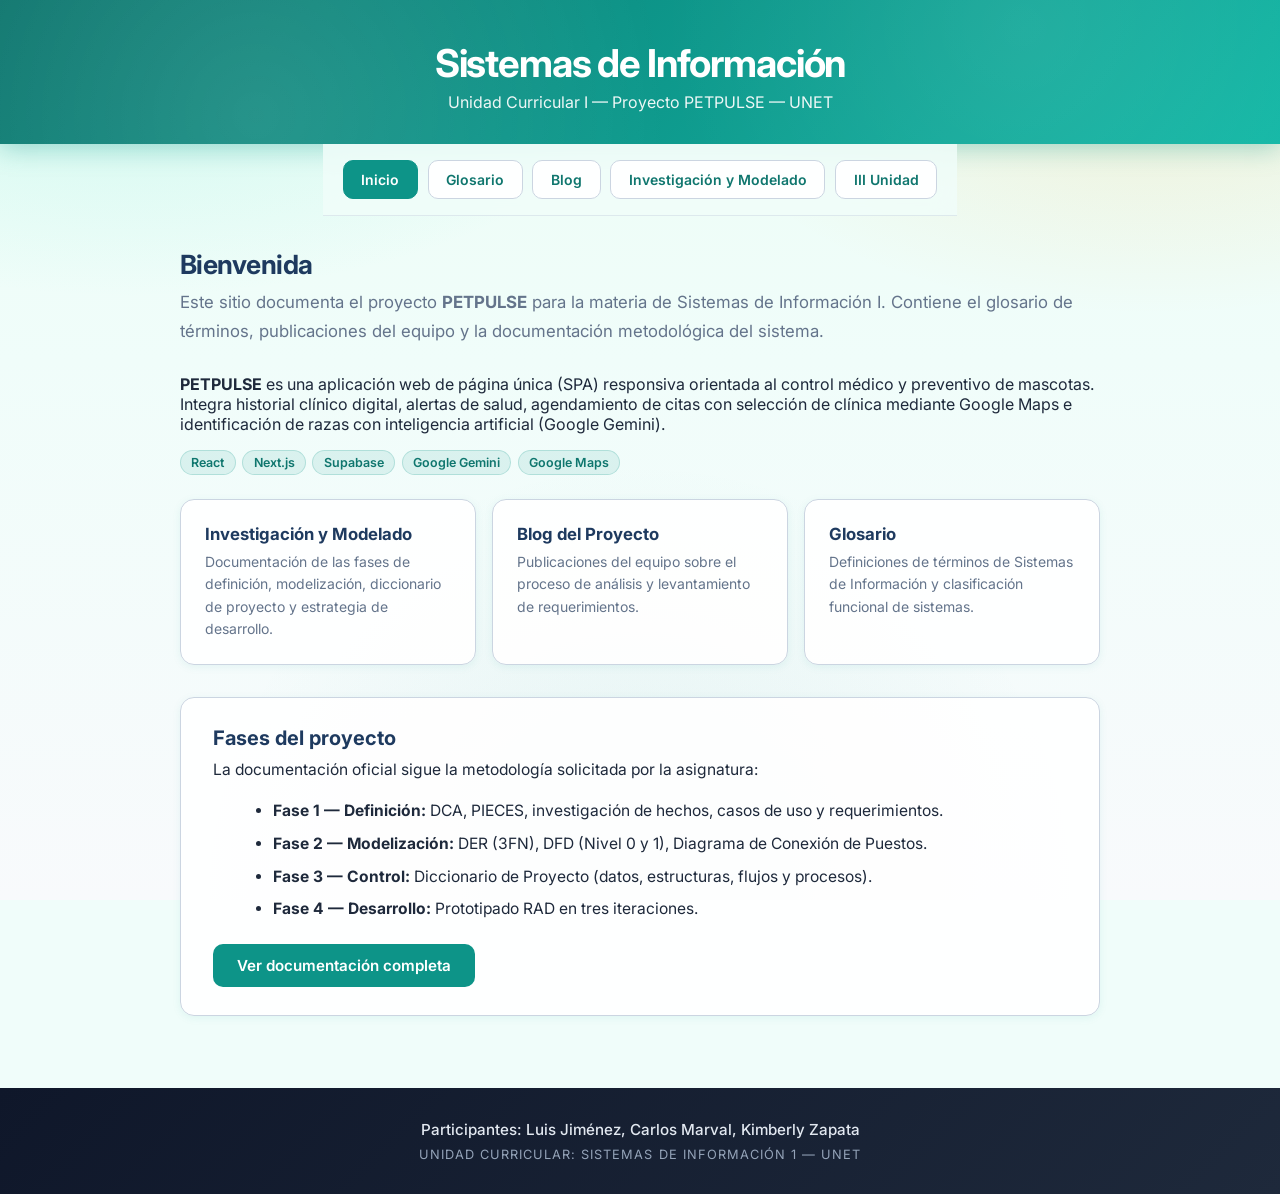
<file: index.html>
<!DOCTYPE html>
<html lang="es">
<head>
  <meta charset="UTF-8">
  <meta name="viewport" content="width=device-width, initial-scale=1.0">
  <title>PETPULSE — Sistemas de Información I</title>
  <link rel="stylesheet" href="css/styles.css">
</head>
<body>

<header class="encabezado-sitio">
  <h1>Sistemas de Información</h1>
  <p class="subtitulo">Unidad Curricular I — Proyecto PETPULSE — UNET</p>
</header>

<nav class="navegacion-sitio">
  <a href="index.html" class="activo">Inicio</a>
  <a href="glosario.html">Glosario</a>
  <a href="blog.html">Blog</a>
  <a href="investigacion.html">Investigación y Modelado</a>
  <a href="unidad3.html">III Unidad</a>
</nav>

<div class="contenido-pagina">

  <h2>Bienvenida</h2>
  <p class="introduccion">
    Este sitio documenta el proyecto <strong>PETPULSE</strong> para la materia
    de Sistemas de Información I. Contiene el glosario de términos,
    publicaciones del equipo y la documentación metodológica del sistema.
  </p>

  <p>
    <strong>PETPULSE</strong> es una aplicación web de página única (SPA)
    responsiva orientada al control médico y preventivo de mascotas. Integra
    historial clínico digital, alertas de salud, agendamiento de citas con
    selección de clínica mediante Google Maps e identificación de razas con
    inteligencia artificial (Google Gemini).
  </p>

  <div class="etiquetas-tecnologia">
    <span class="etiqueta-tecnologia">React</span>
    <span class="etiqueta-tecnologia">Next.js</span>
    <span class="etiqueta-tecnologia">Supabase</span>
    <span class="etiqueta-tecnologia">Google Gemini</span>
    <span class="etiqueta-tecnologia">Google Maps</span>
  </div>

  <div class="rejilla-inicio">
    <a class="tarjeta-enlace" href="investigacion.html">
      <h3>Investigación y Modelado</h3>
      <p>Documentación de las fases de definición, modelización, diccionario de proyecto y estrategia de desarrollo.</p>
    </a>
    <a class="tarjeta-enlace" href="blog.html">
      <h3>Blog del Proyecto</h3>
      <p>Publicaciones del equipo sobre el proceso de análisis y levantamiento de requerimientos.</p>
    </a>
    <a class="tarjeta-enlace" href="glosario.html">
      <h3>Glosario</h3>
      <p>Definiciones de términos de Sistemas de Información y clasificación funcional de sistemas.</p>
    </a>
  </div>

  <div class="tarjeta">
    <h3>Fases del proyecto</h3>
    <p>La documentación oficial sigue la metodología solicitada por la asignatura:</p>
    <ul>
      <li><strong>Fase 1 — Definición:</strong> DCA, PIECES, investigación de hechos, casos de uso y requerimientos.</li>
      <li><strong>Fase 2 — Modelización:</strong> DER (3FN), DFD (Nivel 0 y 1), Diagrama de Conexión de Puestos.</li>
      <li><strong>Fase 3 — Control:</strong> Diccionario de Proyecto (datos, estructuras, flujos y procesos).</li>
      <li><strong>Fase 4 — Desarrollo:</strong> Prototipado RAD en tres iteraciones.</li>
    </ul>
    <a class="boton-primario" href="investigacion.html">Ver documentación completa</a>
  </div>

</div>

<footer class="pie-pagina">
  <div class="contenido-pie">
    <div class="participantes-pie">
      Participantes: Luis Jiménez, Carlos Marval, Kimberly Zapata
    </div>
    <div class="unidad-pie">
      Unidad Curricular: Sistemas de Información 1 — UNET
    </div>
  </div>
</footer>

</body>
</html>
</file>
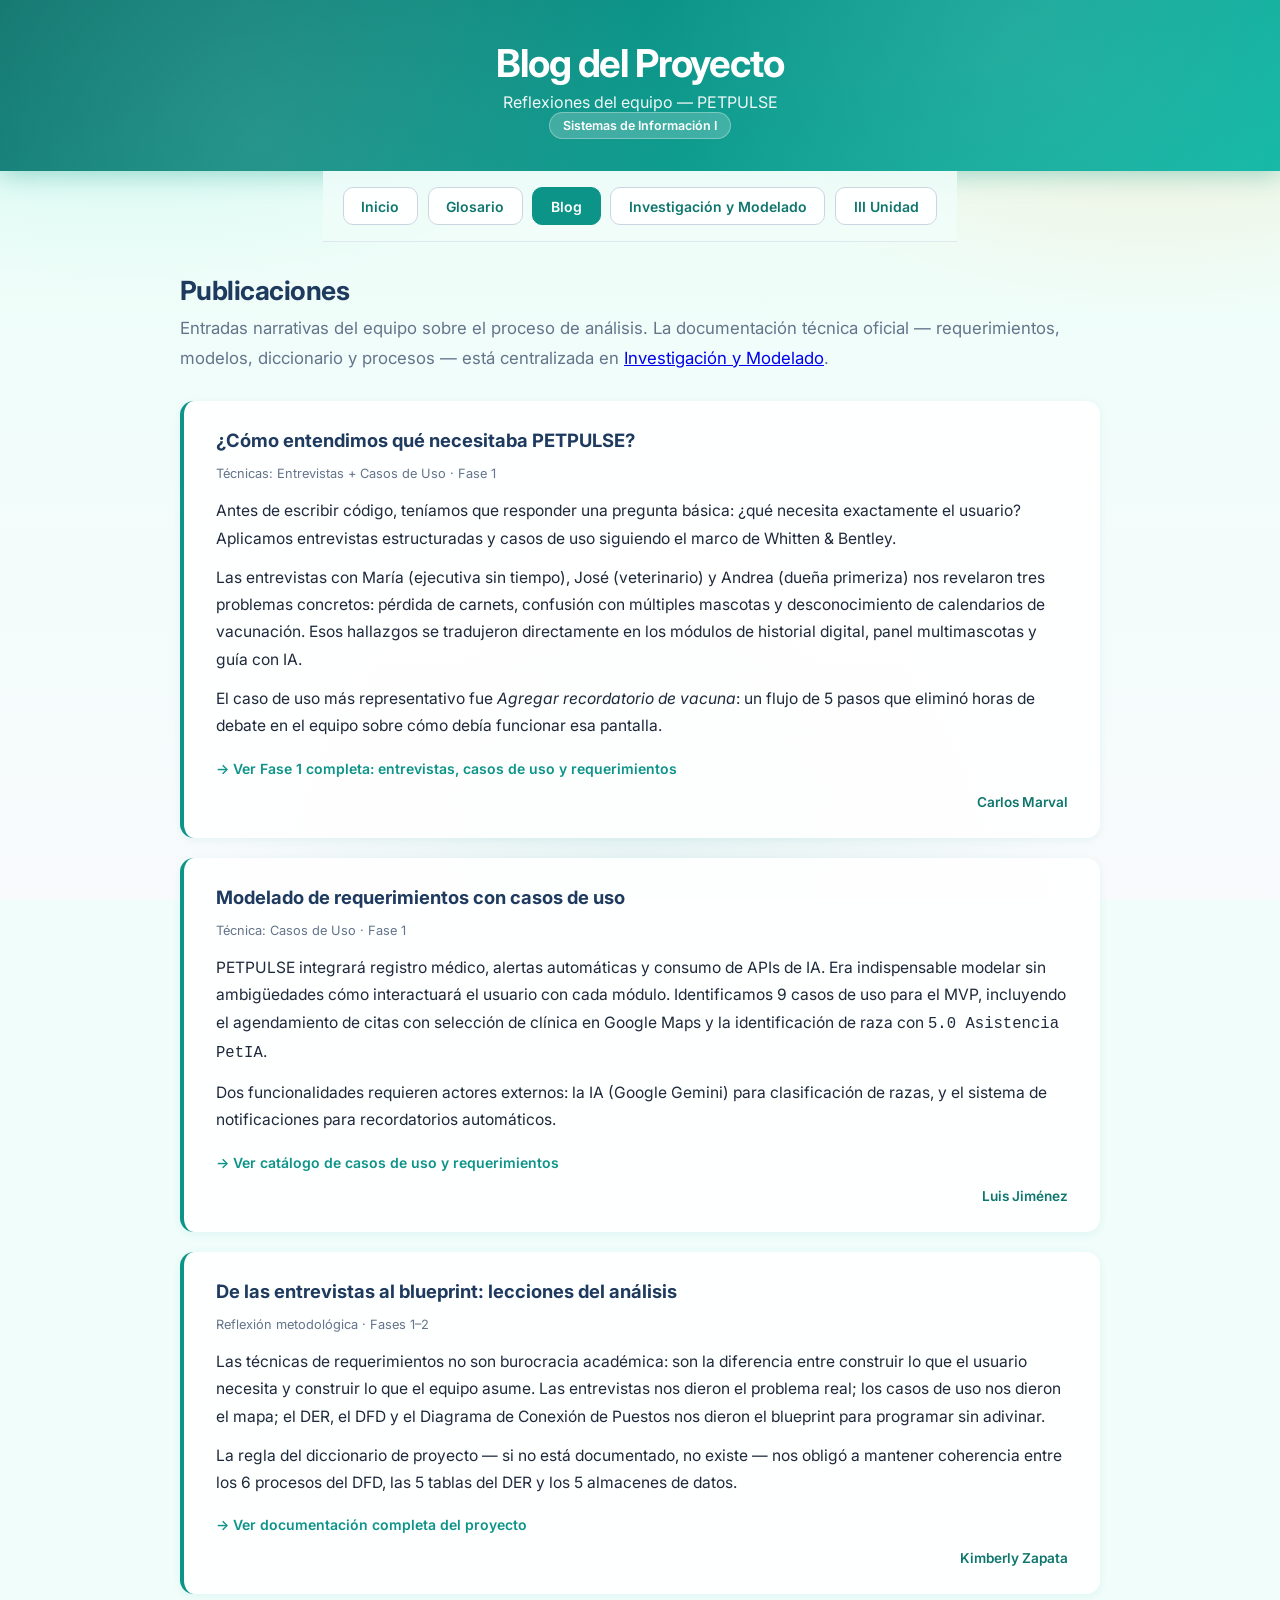
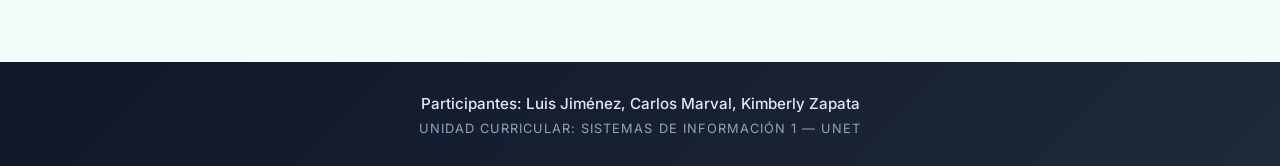
<file: blog.html>
<!DOCTYPE html>
<html lang="es">
<head>
  <meta charset="UTF-8">
  <meta name="viewport" content="width=device-width, initial-scale=1.0">
  <title>Blog — PETPULSE</title>
  <link rel="stylesheet" href="css/styles.css">
</head>
<body>

<header class="encabezado-sitio">
  <h1>Blog del Proyecto</h1>
  <p class="subtitulo">Reflexiones del equipo — PETPULSE</p>
  <span class="insignia">Sistemas de Información I</span>
</header>

<nav class="navegacion-sitio">
  <a href="index.html">Inicio</a>
  <a href="glosario.html">Glosario</a>
  <a href="blog.html" class="activo">Blog</a>
  <a href="investigacion.html">Investigación y Modelado</a>
  <a href="unidad3.html">III Unidad</a>
</nav>

<div class="contenido-pagina">

  <h2>Publicaciones</h2>
  <p class="intro">
    Entradas narrativas del equipo sobre el proceso de análisis. La
    documentación técnica oficial — requerimientos, modelos, diccionario y
    procesos — está centralizada en
    <a href="investigacion.html">Investigación y Modelado</a>.
  </p>

  <div class="tarjeta-blog">
    <h3>¿Cómo entendimos qué necesitaba PETPULSE?</h3>
    <p class="metadatos">Técnicas: Entrevistas + Casos de Uso · Fase 1</p>
    <p>
      Antes de escribir código, teníamos que responder una pregunta básica:
      ¿qué necesita exactamente el usuario? Aplicamos entrevistas estructuradas
      y casos de uso siguiendo el marco de Whitten &amp; Bentley.
    </p>
    <p>
      Las entrevistas con María (ejecutiva sin tiempo), José (veterinario) y
      Andrea (dueña primeriza) nos revelaron tres problemas concretos: pérdida
      de carnets, confusión con múltiples mascotas y desconocimiento de
      calendarios de vacunación. Esos hallazgos se tradujeron directamente en
      los módulos de historial digital, panel multimascotas y guía con IA.
    </p>
    <p>
      El caso de uso más representativo fue <em>Agregar recordatorio de
      vacuna</em>: un flujo de 5 pasos que eliminó horas de debate en el
      equipo sobre cómo debía funcionar esa pantalla.
    </p>
    <a class="enlace-documento" href="investigacion.html#fase-1">→ Ver Fase 1 completa: entrevistas, casos de uso y requerimientos</a>
    <div class="autor">Carlos Marval</div>
  </div>

  <div class="tarjeta-blog">
    <h3>Modelado de requerimientos con casos de uso</h3>
    <p class="metadatos">Técnica: Casos de Uso · Fase 1</p>
    <p>
      PETPULSE integrará registro médico, alertas automáticas y consumo de
      APIs de IA. Era indispensable modelar sin ambigüedades cómo interactuará
      el usuario con cada módulo. Identificamos 9 casos de uso para el MVP,
      incluyendo el agendamiento de citas con selección de clínica en Google
      Maps y la identificación de raza con <code>5.0 Asistencia PetIA</code>.
    </p>
    <p>
      Dos funcionalidades requieren actores externos: la IA (Google Gemini)
      para clasificación de razas, y el sistema de notificaciones para
      recordatorios automáticos.
    </p>
    <a class="enlace-documento" href="investigacion.html#fase-1">→ Ver catálogo de casos de uso y requerimientos</a>
    <div class="autor">Luis Jiménez</div>
  </div>

  <div class="tarjeta-blog">
    <h3>De las entrevistas al blueprint: lecciones del análisis</h3>
    <p class="metadatos">Reflexión metodológica · Fases 1–2</p>
    <p>
      Las técnicas de requerimientos no son burocracia académica: son la
      diferencia entre construir lo que el usuario necesita y construir lo que
      el equipo asume. Las entrevistas nos dieron el problema real; los casos
      de uso nos dieron el mapa; el DER, el DFD y el Diagrama de Conexión de
      Puestos nos dieron el blueprint para programar sin adivinar.
    </p>
    <p>
      La regla del diccionario de proyecto — si no está documentado, no
      existe — nos obligó a mantener coherencia entre los 6 procesos del DFD,
      las 5 tablas del DER y los 5 almacenes de datos.
    </p>
    <a class="enlace-documento" href="investigacion.html">→ Ver documentación completa del proyecto</a>
    <div class="autor">Kimberly Zapata</div>
  </div>

</div>

<footer class="pie-pagina">
  <div class="contenido-pie">
    <div class="participantes-pie">
      Participantes: Luis Jiménez, Carlos Marval, Kimberly Zapata
    </div>
    <div class="unidad-pie">
      Unidad Curricular: Sistemas de Información 1 — UNET
    </div>
  </div>
</footer>

</body>
</html>
</file>
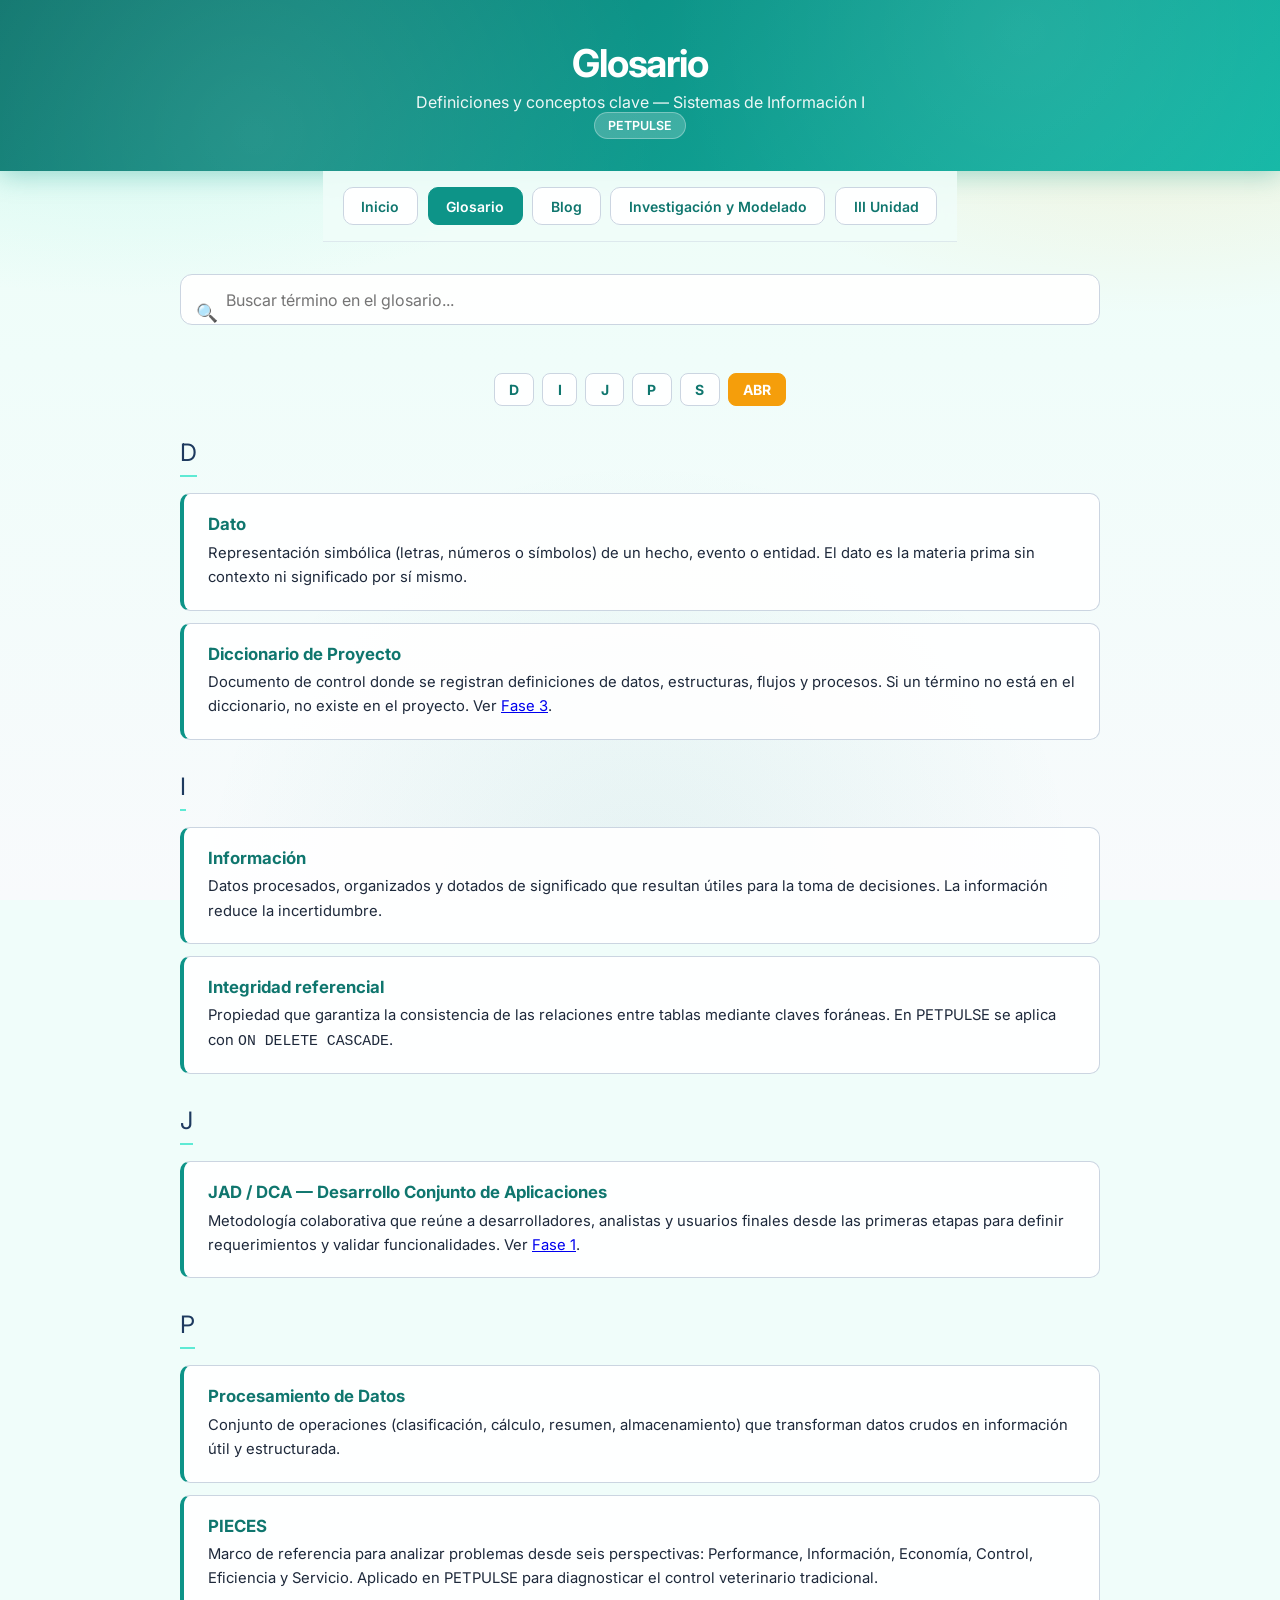
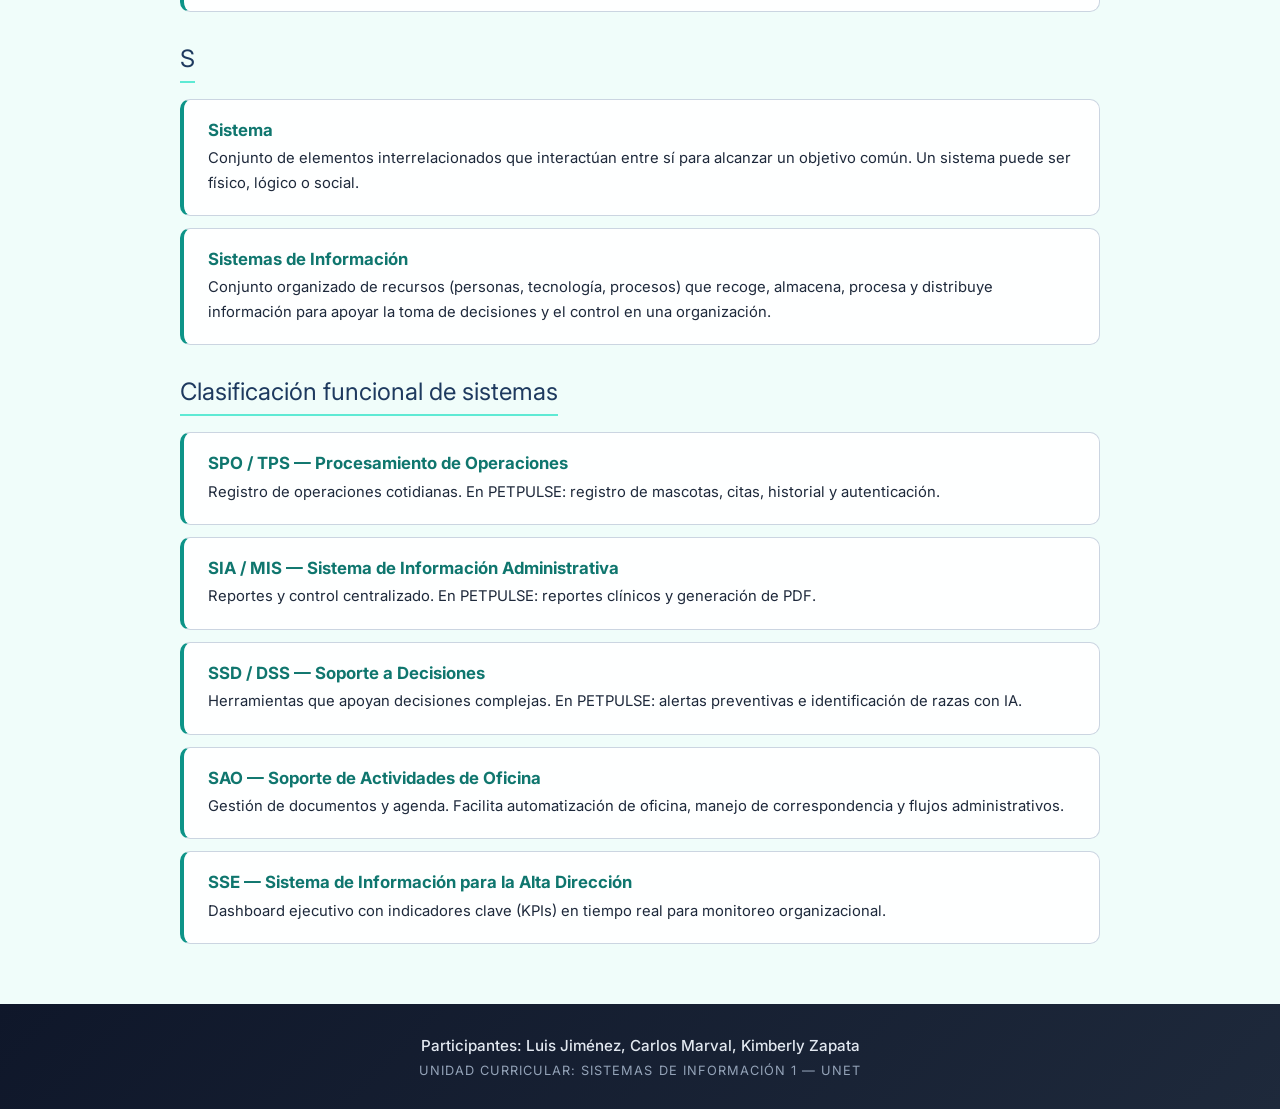
<file: glosario.html>
<!DOCTYPE html>
<html lang="es">
<head>
  <meta charset="UTF-8">
  <meta name="viewport" content="width=device-width, initial-scale=1.0">
  <title>Glosario — Sistemas de Información</title>
  <link rel="stylesheet" href="css/styles.css">
</head>
<body>

<header class="encabezado-sitio">
  <h1>Glosario</h1>
  <p class="subtitulo">Definiciones y conceptos clave — Sistemas de Información I</p>
  <span class="insignia">PETPULSE</span>
</header>

<nav class="navegacion-sitio">
  <a href="index.html">Inicio</a>
  <a href="glosario.html" class="activo">Glosario</a>
  <a href="blog.html">Blog</a>
  <a href="investigacion.html">Investigación y Modelado</a>
  <a href="unidad3.html">III Unidad</a>
</nav>

<div class="contenido-pagina">

  <div class="buscador-envoltura">
    <span class="buscador-icono">🔍</span>
    <input type="text" id="entradaBuscar" class="buscador-glosario" onkeyup="buscarTermino()" placeholder="Buscar término en el glosario...">
  </div>

  <div class="indice-alfabetico">
    <a href="#letra-D" class="boton-letra">D</a>
    <a href="#letra-I" class="boton-letra">I</a>
    <a href="#letra-J" class="boton-letra">J</a>
    <a href="#letra-P" class="boton-letra">P</a>
    <a href="#letra-S" class="boton-letra">S</a>
    <a href="#sec-abreviaturas" class="boton-letra destacado">ABR</a>
  </div>

  <div id="contenedorTerminos">

    <div class="grupo-letra" id="letra-D">
      <div class="titulo-letra">D</div>
      <ul class="lista-glosario">
        <li class="item-glosario">
          <h3 class="nombre-termino">Dato</h3>
          <p class="definicion-termino">Representación simbólica (letras, números o símbolos) de un hecho, evento o entidad. El dato es la materia prima sin contexto ni significado por sí mismo.</p>
        </li>
        <li class="item-glosario">
          <h3 class="nombre-termino">Diccionario de Proyecto</h3>
          <p class="definicion-termino">Documento de control donde se registran definiciones de datos, estructuras, flujos y procesos. Si un término no está en el diccionario, no existe en el proyecto. Ver <a href="investigacion.html#fase-3">Fase 3</a>.</p>
        </li>
      </ul>
    </div>

    <div class="grupo-letra" id="letra-I">
      <div class="titulo-letra">I</div>
      <ul class="lista-glosario">
        <li class="item-glosario">
          <h3 class="nombre-termino">Información</h3>
          <p class="definicion-termino">Datos procesados, organizados y dotados de significado que resultan útiles para la toma de decisiones. La información reduce la incertidumbre.</p>
        </li>
        <li class="item-glosario">
          <h3 class="nombre-termino">Integridad referencial</h3>
          <p class="definicion-termino">Propiedad que garantiza la consistencia de las relaciones entre tablas mediante claves foráneas. En PETPULSE se aplica con <code>ON DELETE CASCADE</code>.</p>
        </li>
      </ul>
    </div>

    <div class="grupo-letra" id="letra-J">
      <div class="titulo-letra">J</div>
      <ul class="lista-glosario">
        <li class="item-glosario">
          <h3 class="nombre-termino">JAD / DCA — Desarrollo Conjunto de Aplicaciones</h3>
          <p class="definicion-termino">Metodología colaborativa que reúne a desarrolladores, analistas y usuarios finales desde las primeras etapas para definir requerimientos y validar funcionalidades. Ver <a href="investigacion.html#fase-1">Fase 1</a>.</p>
        </li>
      </ul>
    </div>

    <div class="grupo-letra" id="letra-P">
      <div class="titulo-letra">P</div>
      <ul class="lista-glosario">
        <li class="item-glosario">
          <h3 class="nombre-termino">Procesamiento de Datos</h3>
          <p class="definicion-termino">Conjunto de operaciones (clasificación, cálculo, resumen, almacenamiento) que transforman datos crudos en información útil y estructurada.</p>
        </li>
        <li class="item-glosario">
          <h3 class="nombre-termino">PIECES</h3>
          <p class="definicion-termino">Marco de referencia para analizar problemas desde seis perspectivas: Performance, Información, Economía, Control, Eficiencia y Servicio. Aplicado en PETPULSE para diagnosticar el control veterinario tradicional.</p>
        </li>
      </ul>
    </div>

    <div class="grupo-letra" id="letra-S">
      <div class="titulo-letra">S</div>
      <ul class="lista-glosario">
        <li class="item-glosario">
          <h3 class="nombre-termino">Sistema</h3>
          <p class="definicion-termino">Conjunto de elementos interrelacionados que interactúan entre sí para alcanzar un objetivo común. Un sistema puede ser físico, lógico o social.</p>
        </li>
        <li class="item-glosario">
          <h3 class="nombre-termino">Sistemas de Información</h3>
          <p class="definicion-termino">Conjunto organizado de recursos (personas, tecnología, procesos) que recoge, almacena, procesa y distribuye información para apoyar la toma de decisiones y el control en una organización.</p>
        </li>
      </ul>
    </div>

    <div class="grupo-letra" id="sec-abreviaturas">
      <div class="titulo-letra">Clasificación funcional de sistemas</div>
      <ul class="lista-glosario">
        <li class="item-glosario">
          <h3 class="nombre-termino">SPO / TPS — Procesamiento de Operaciones</h3>
          <p class="definicion-termino">Registro de operaciones cotidianas. En PETPULSE: registro de mascotas, citas, historial y autenticación.</p>
        </li>
        <li class="item-glosario">
          <h3 class="nombre-termino">SIA / MIS — Sistema de Información Administrativa</h3>
          <p class="definicion-termino">Reportes y control centralizado. En PETPULSE: reportes clínicos y generación de PDF.</p>
        </li>
        <li class="item-glosario">
          <h3 class="nombre-termino">SSD / DSS — Soporte a Decisiones</h3>
          <p class="definicion-termino">Herramientas que apoyan decisiones complejas. En PETPULSE: alertas preventivas e identificación de razas con IA.</p>
        </li>
        <li class="item-glosario">
          <h3 class="nombre-termino">SAO — Soporte de Actividades de Oficina</h3>
          <p class="definicion-termino">Gestión de documentos y agenda. Facilita automatización de oficina, manejo de correspondencia y flujos administrativos.</p>
        </li>
        <li class="item-glosario">
          <h3 class="nombre-termino">SSE — Sistema de Información para la Alta Dirección</h3>
          <p class="definicion-termino">Dashboard ejecutivo con indicadores clave (KPIs) en tiempo real para monitoreo organizacional.</p>
        </li>
      </ul>
    </div>

  </div>
</div>

<footer class="pie-pagina">
  <div class="contenido-pie">
    <div class="participantes-pie">
      Participantes: Luis Jiménez, Carlos Marval, Kimberly Zapata
    </div>
    <div class="unidad-pie">
      Unidad Curricular: Sistemas de Información 1 — UNET
    </div>
  </div>
</footer>

<script>
function buscarTermino() {
  var entrada = document.getElementById('entradaBuscar');
  var filtro = entrada.value.toUpperCase();
  var elementos = document.getElementsByClassName('item-glosario');
  var grupos = document.getElementsByClassName('grupo-letra');

  for (var i = 0; i < elementos.length; i++) {
    var nombre = elementos[i].getElementsByClassName('nombre-termino')[0];
    var definicion = elementos[i].getElementsByClassName('definicion-termino')[0];
    if (nombre || definicion) {
      var textoNombre = nombre.textContent || nombre.innerText;
      var textoDef = definicion.textContent || definicion.innerText;
      elementos[i].style.display =
        (textoNombre.toUpperCase().indexOf(filtro) > -1 ||
         textoDef.toUpperCase().indexOf(filtro) > -1) ? "" : "none";
    }
  }

  for (var j = 0; j < grupos.length; j++) {
    var elementosEnGrupo = grupos[j].getElementsByClassName('item-glosario');
    var algunVisible = false;
    for (var k = 0; k < elementosEnGrupo.length; k++) {
      if (elementosEnGrupo[k].style.display !== "none") { algunVisible = true; break; }
    }
    grupos[j].style.display = algunVisible ? "" : "none";
  }
}
</script>

</body>
</html>
</file>
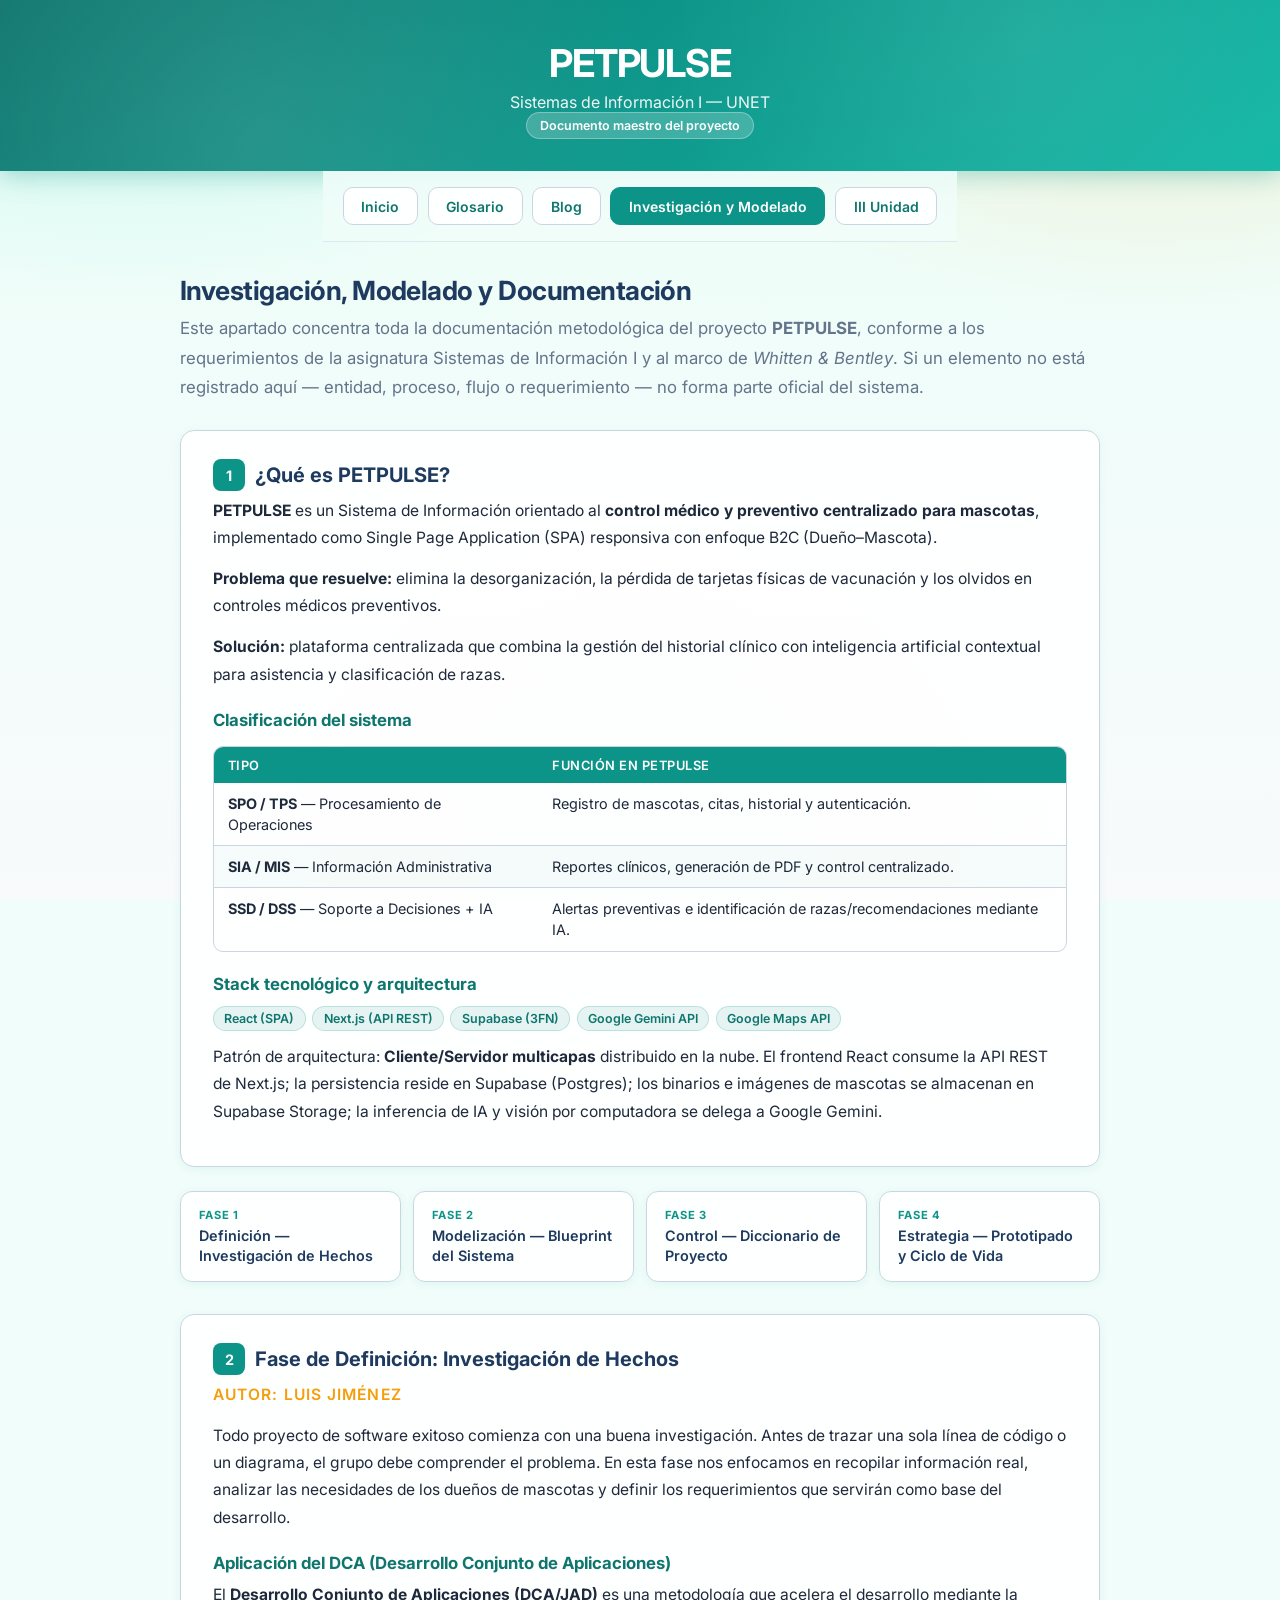
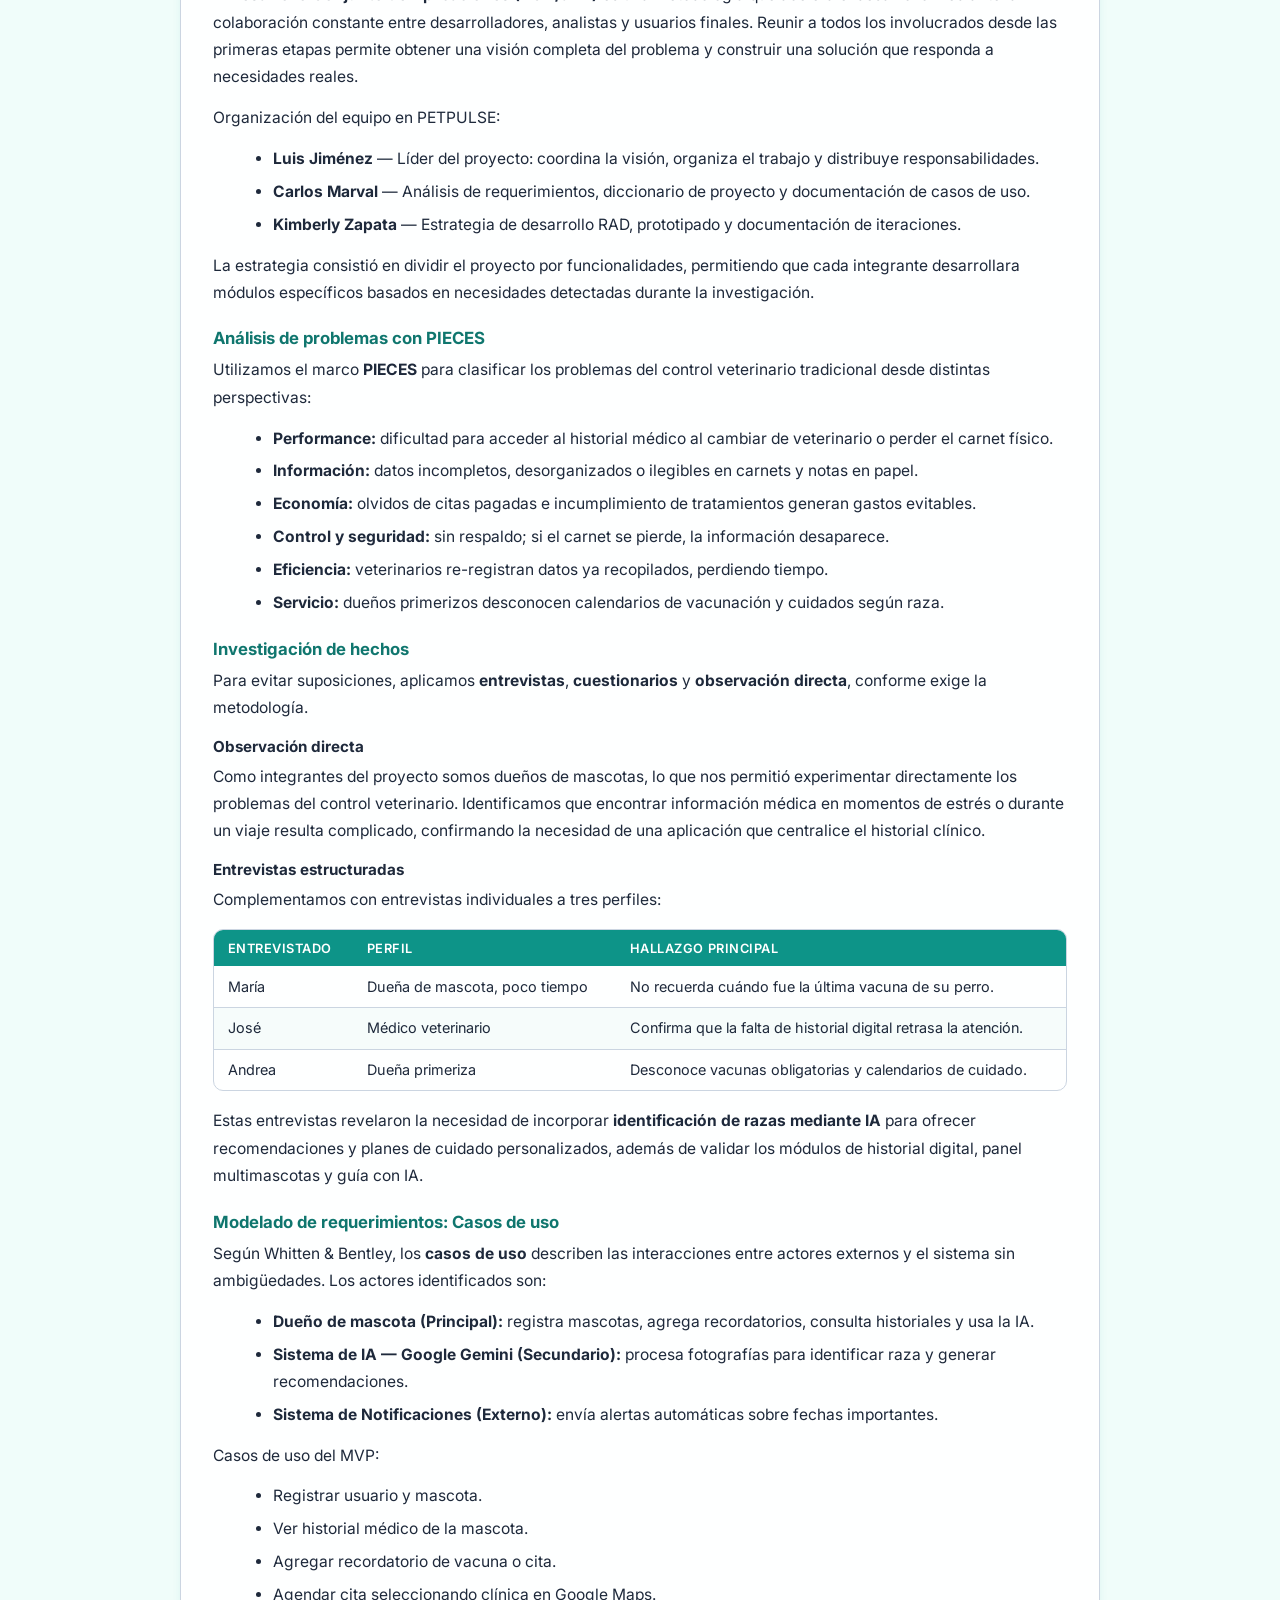
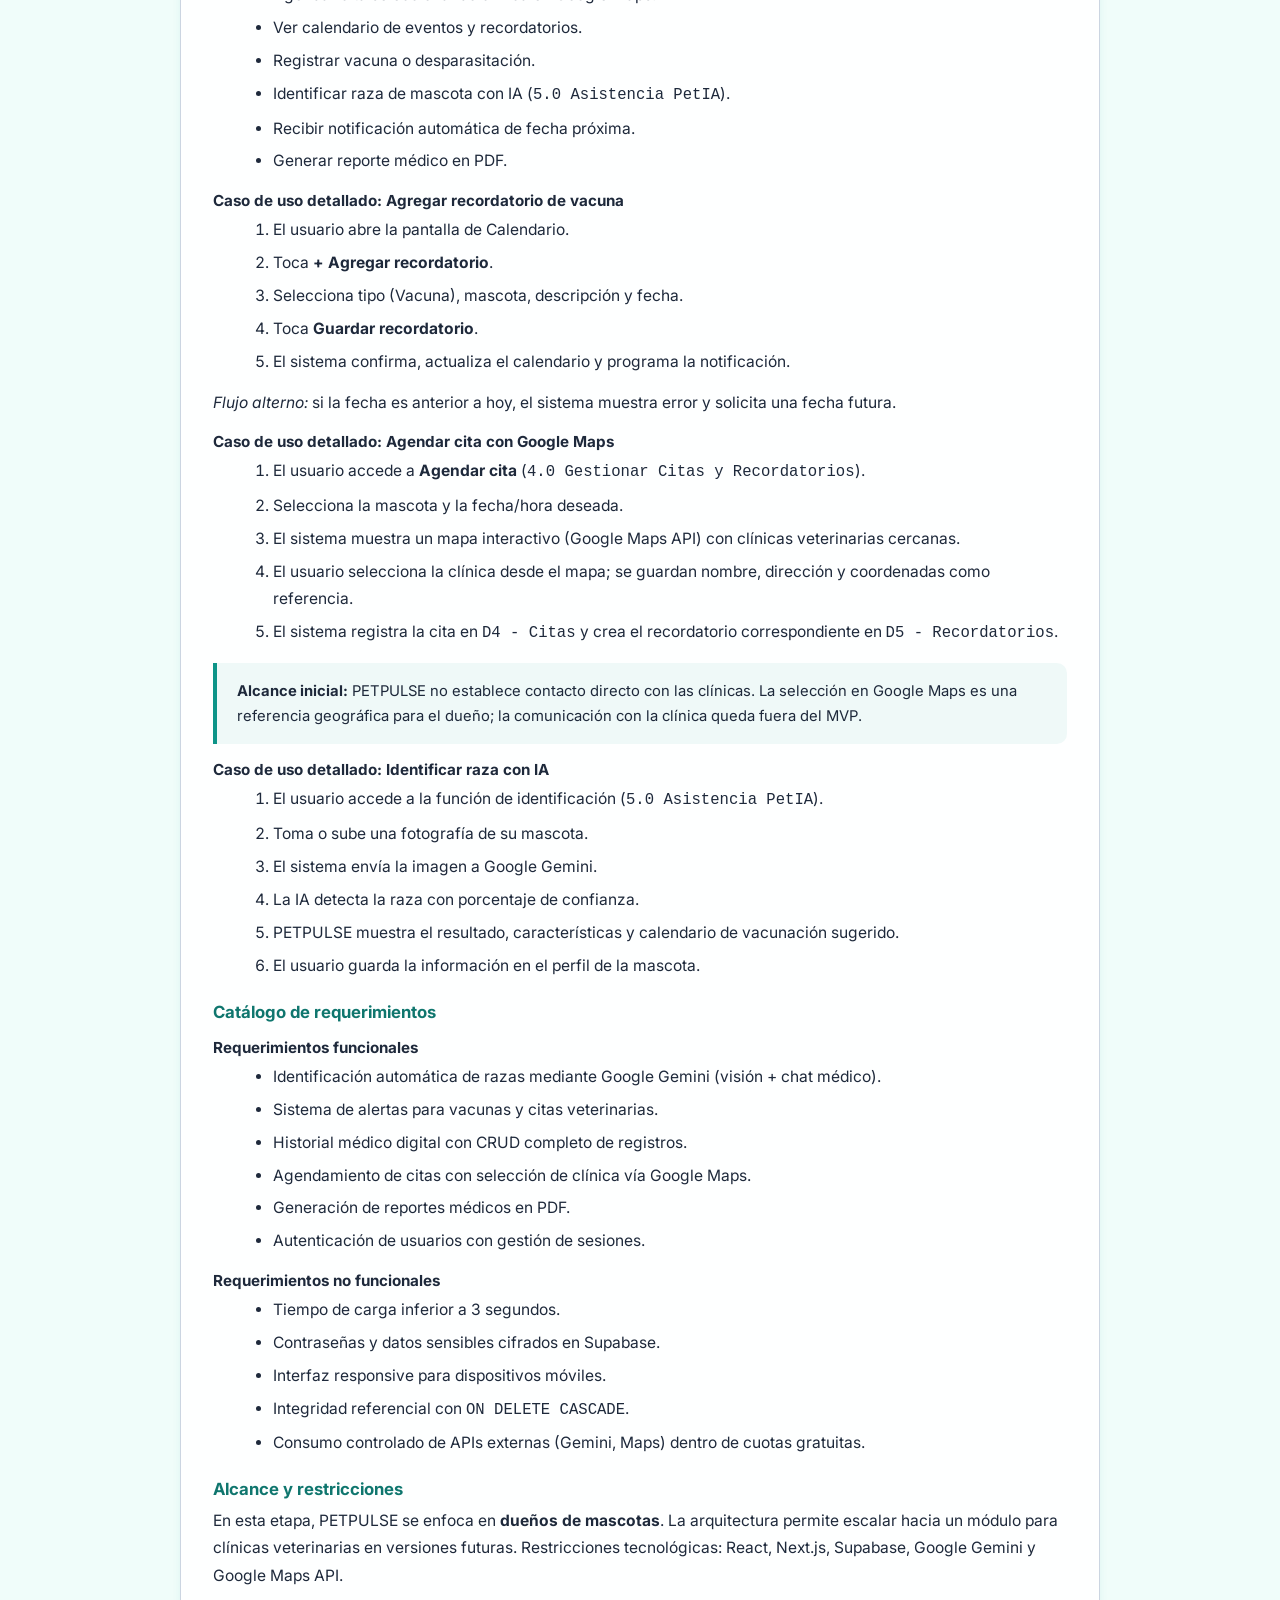
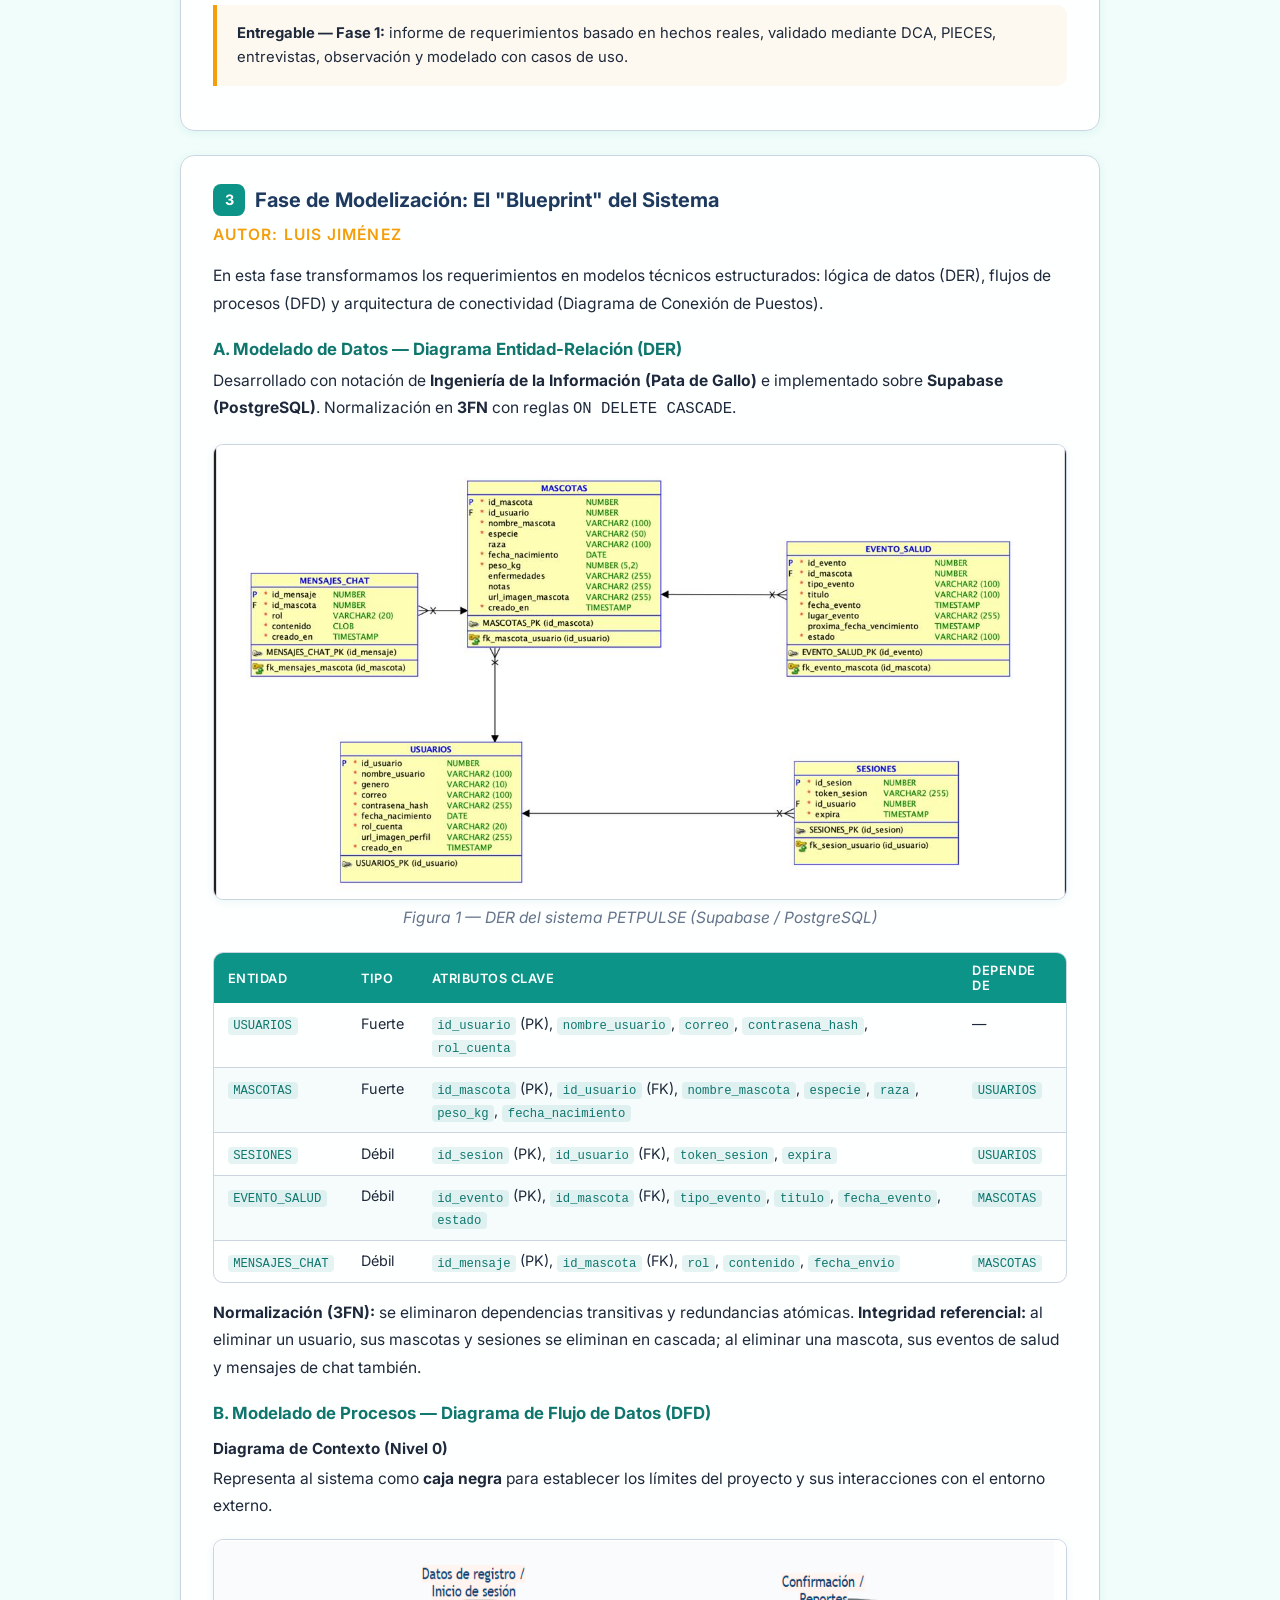
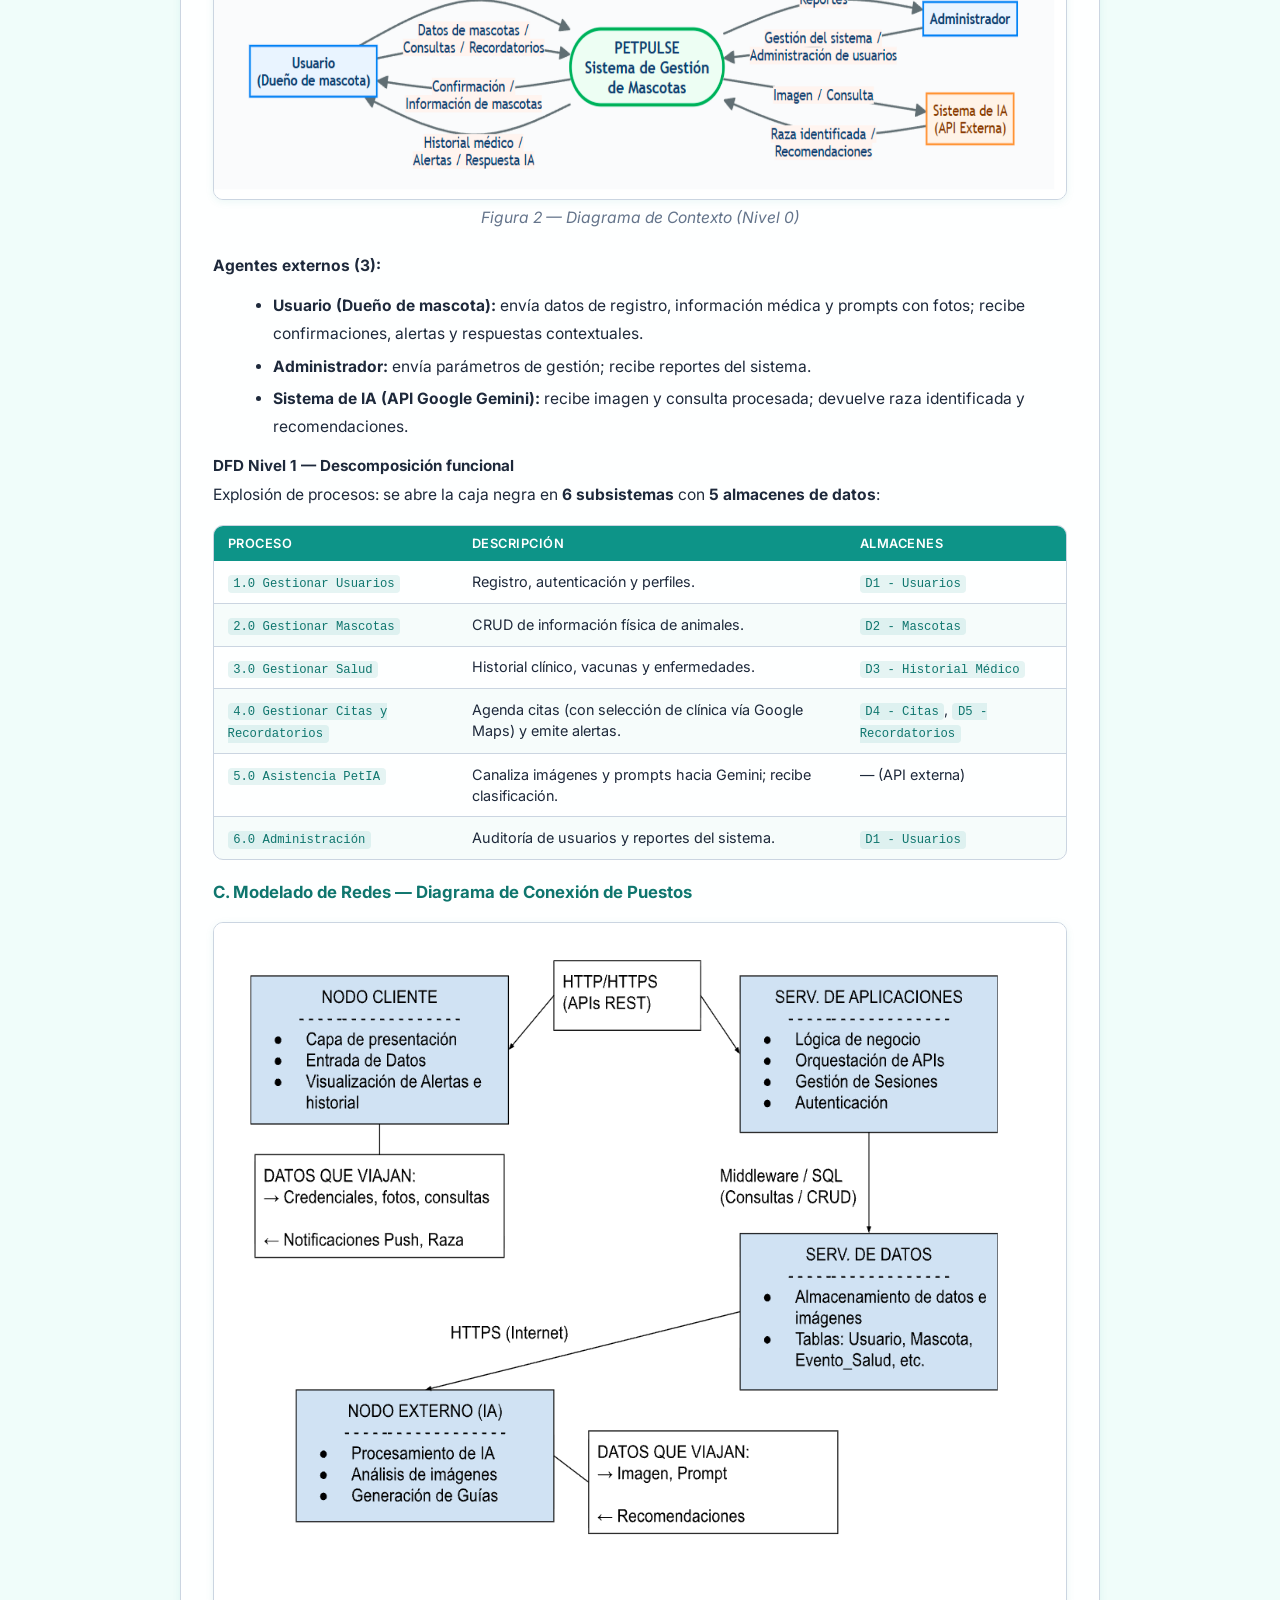
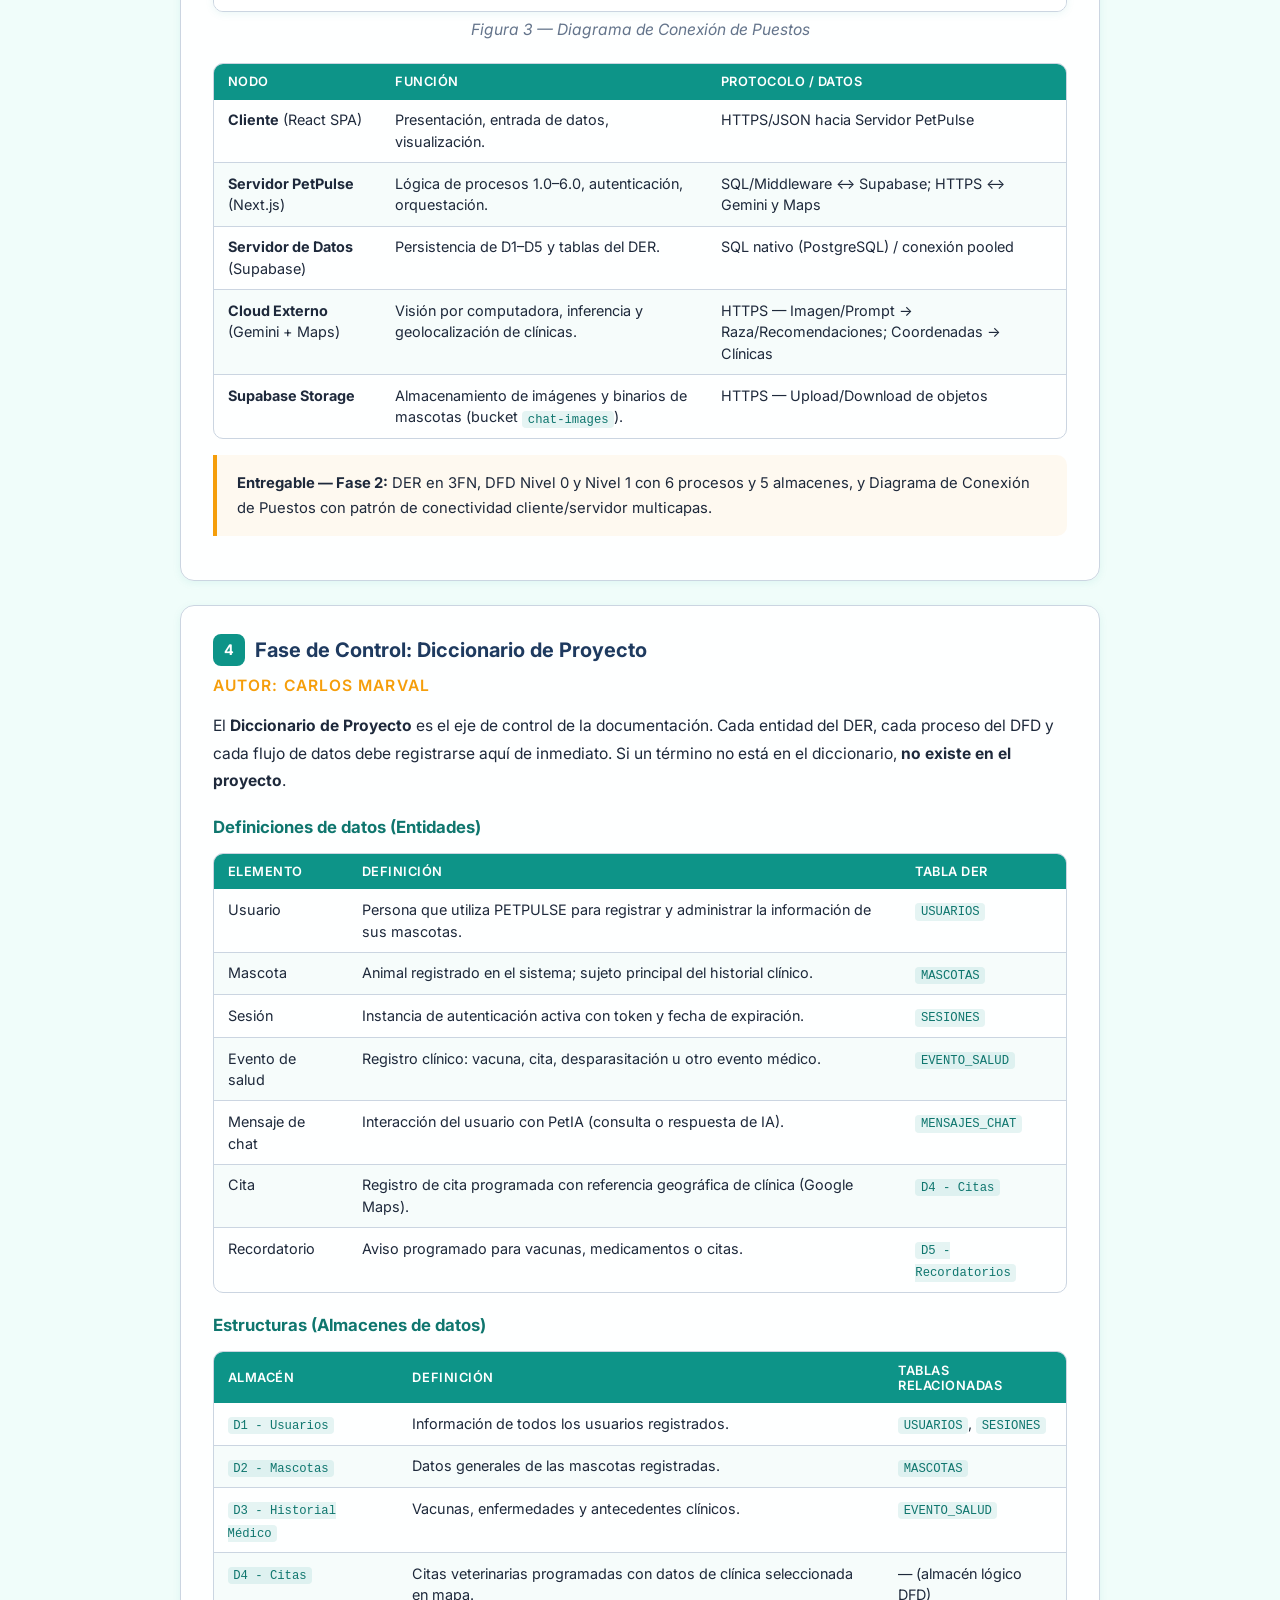
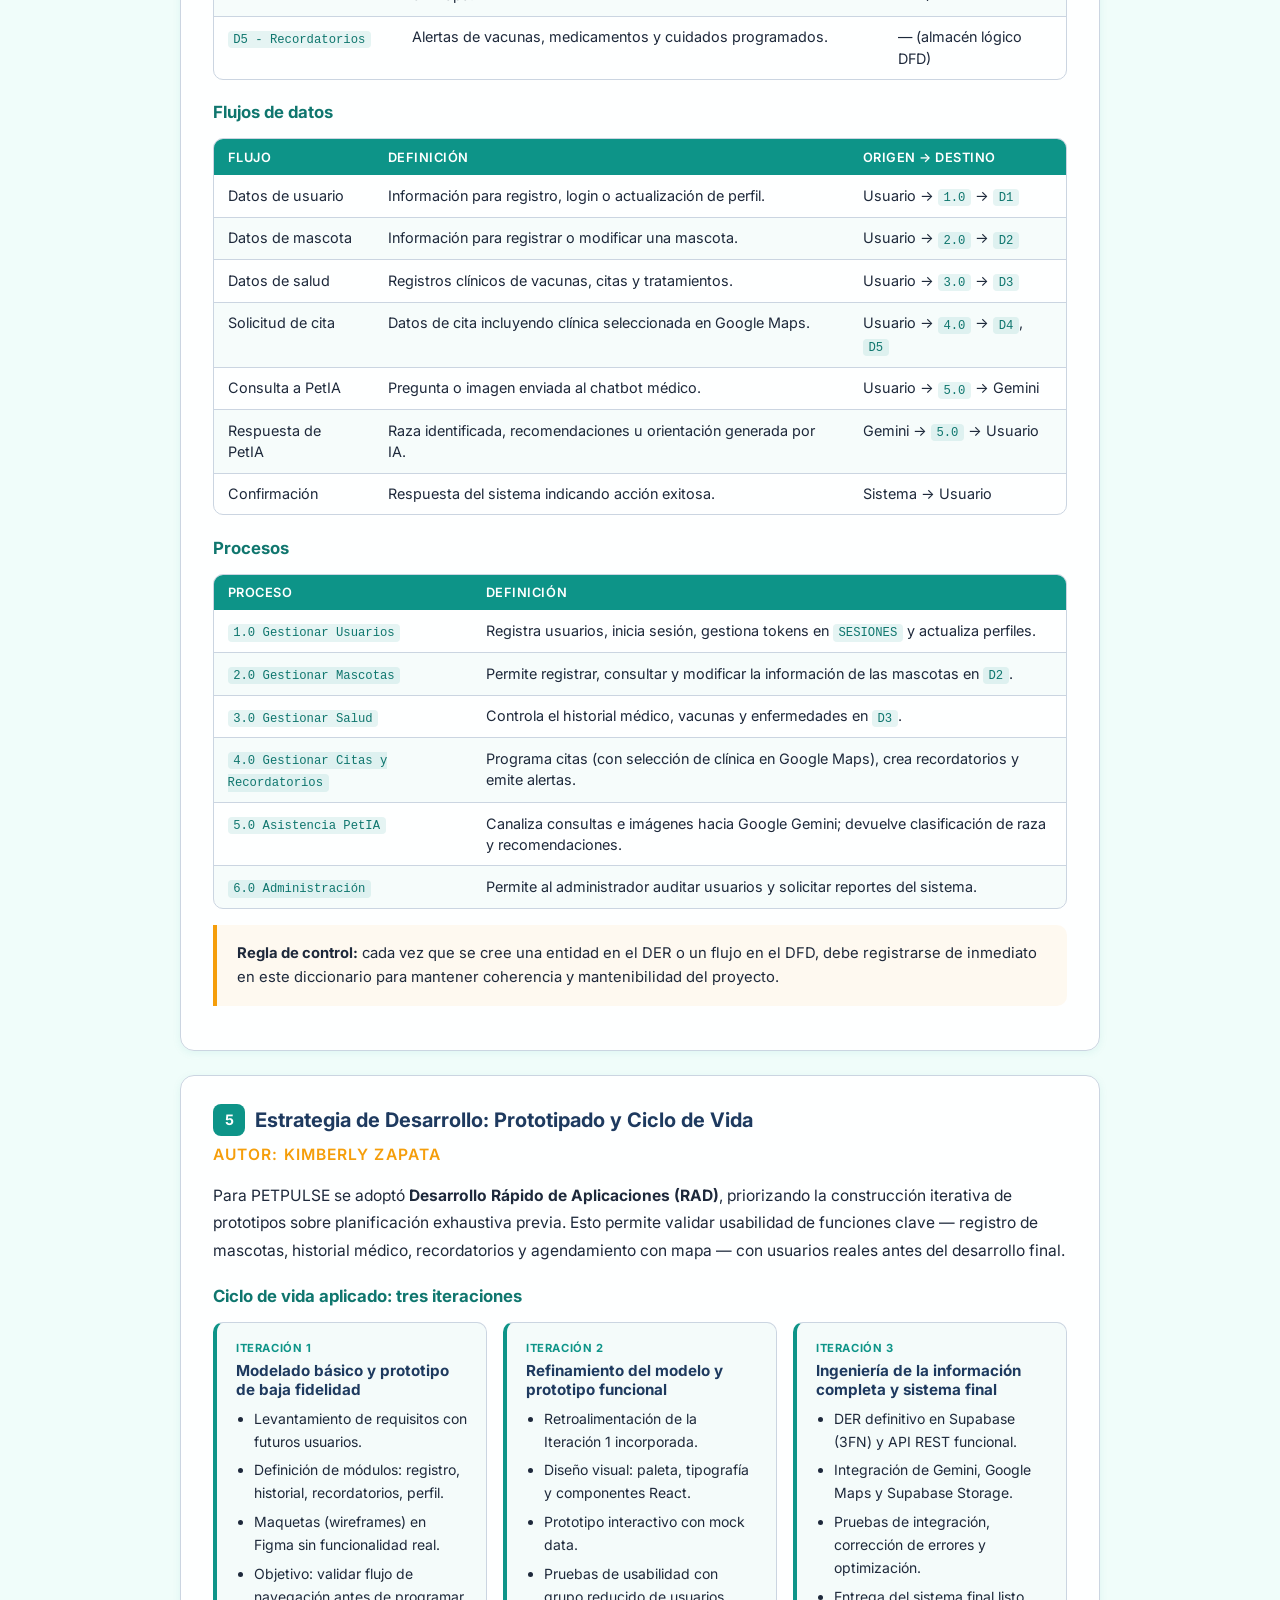
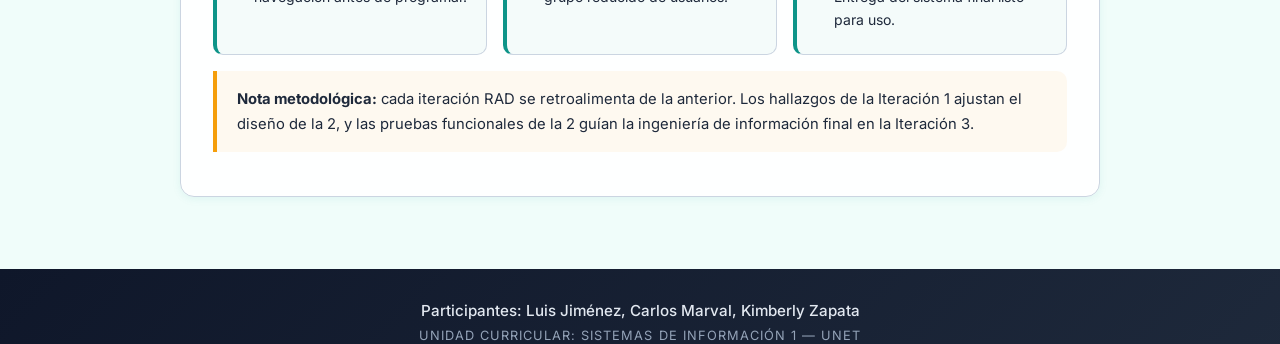
<file: investigacion.html>
<!DOCTYPE html>
<html lang="es">
<head>
  <meta charset="UTF-8">
  <meta name="viewport" content="width=device-width, initial-scale=1.0">
  <title>Investigación, Modelado y Documentación — PETPULSE</title>
  <link rel="stylesheet" href="css/styles.css">
</head>
<body>

<header class="encabezado-sitio">
  <h1>PETPULSE</h1>
  <p class="subtitulo">Sistemas de Información I — UNET</p>
  <span class="insignia">Documento maestro del proyecto</span>
</header>

<nav class="navegacion-sitio">
  <a href="index.html">Inicio</a>
  <a href="glosario.html">Glosario</a>
  <a href="blog.html">Blog</a>
  <a href="investigacion.html" class="activo">Investigación y Modelado</a>
  <a href="unidad3.html">III Unidad</a>
</nav>

<div class="contenido-pagina">

  <h2>Investigación, Modelado y Documentación</h2>
  <p class="intro">
    Este apartado concentra toda la documentación metodológica del proyecto
    <strong>PETPULSE</strong>, conforme a los requerimientos de la asignatura
    Sistemas de Información I y al marco de <em>Whitten &amp; Bentley</em>.
    Si un elemento no está registrado aquí — entidad, proceso, flujo o
    requerimiento — no forma parte oficial del sistema.
  </p>

  <div class="tarjeta" id="overview">
    <h3><span class="numero-seccion">1</span> ¿Qué es PETPULSE?</h3>
    <p>
      <strong>PETPULSE</strong> es un Sistema de Información orientado al
      <strong>control médico y preventivo centralizado para mascotas</strong>,
      implementado como Single Page Application (SPA) responsiva con enfoque
      B2C (Dueño–Mascota).
    </p>
    <p><strong>Problema que resuelve:</strong> elimina la desorganización, la
      pérdida de tarjetas físicas de vacunación y los olvidos en controles
      médicos preventivos.</p>
    <p><strong>Solución:</strong> plataforma centralizada que combina la
      gestión del historial clínico con inteligencia artificial contextual
      para asistencia y clasificación de razas.</p>

    <h4>Clasificación del sistema</h4>
    <div class="contenedor-tabla">
      <table class="tabla-datos">
        <thead><tr><th>Tipo</th><th>Función en PETPULSE</th></tr></thead>
        <tbody>
          <tr><td><strong>SPO / TPS</strong> — Procesamiento de Operaciones</td>
              <td>Registro de mascotas, citas, historial y autenticación.</td></tr>
          <tr><td><strong>SIA / MIS</strong> — Información Administrativa</td>
              <td>Reportes clínicos, generación de PDF y control centralizado.</td></tr>
          <tr><td><strong>SSD / DSS</strong> — Soporte a Decisiones + IA</td>
              <td>Alertas preventivas e identificación de razas/recomendaciones mediante IA.</td></tr>
        </tbody>
      </table>
    </div>

    <h4>Stack tecnológico y arquitectura</h4>
    <div class="etiquetas-tech">
      <span class="etiqueta-tech">React (SPA)</span>
      <span class="etiqueta-tech">Next.js (API REST)</span>
      <span class="etiqueta-tech">Supabase (3FN)</span>
      <span class="etiqueta-tech">Google Gemini API</span>
      <span class="etiqueta-tech">Google Maps API</span>
    </div>
    <p>
      Patrón de arquitectura: <strong>Cliente/Servidor multicapas</strong>
      distribuido en la nube. El frontend React consume la API REST de Next.js;
      la persistencia reside en Supabase (Postgres); los binarios e imágenes de
      mascotas se almacenan en Supabase Storage; la inferencia de IA y visión
      por computadora se delega a Google Gemini.
    </p>
  </div>

  <nav class="navegacion-fases" aria-label="Fases del proyecto">
    <a href="#fase-1">
      <span class="etiqueta-fase">Fase 1</span>
      <span class="titulo-fase">Definición — Investigación de Hechos</span>
    </a>
    <a href="#fase-2">
      <span class="etiqueta-fase">Fase 2</span>
      <span class="titulo-fase">Modelización — Blueprint del Sistema</span>
    </a>
    <a href="#fase-3">
      <span class="etiqueta-fase">Fase 3</span>
      <span class="titulo-fase">Control — Diccionario de Proyecto</span>
    </a>
    <a href="#fase-4">
      <span class="etiqueta-fase">Fase 4</span>
      <span class="titulo-fase">Estrategia — Prototipado y Ciclo de Vida</span>
    </a>
  </nav>

  <div class="tarjeta" id="fase-1">
    <h3><span class="numero-seccion">2</span> Fase de Definición: Investigación de Hechos</h3>
    <p class="responsable">Autor: Luis Jiménez</p>

    <p>
      Todo proyecto de software exitoso comienza con una buena investigación.
      Antes de trazar una sola línea de código o un diagrama, el grupo debe
      comprender el problema. En esta fase nos enfocamos en recopilar
      información real, analizar las necesidades de los dueños de mascotas y
      definir los requerimientos que servirán como base del desarrollo.
    </p>

    <h4>Aplicación del DCA (Desarrollo Conjunto de Aplicaciones)</h4>
    <p>
      El <strong>Desarrollo Conjunto de Aplicaciones (DCA/JAD)</strong> es una
      metodología que acelera el desarrollo mediante la colaboración constante
      entre desarrolladores, analistas y usuarios finales. Reunir a todos los
      involucrados desde las primeras etapas permite obtener una visión completa
      del problema y construir una solución que responda a necesidades reales.
    </p>
    <p>Organización del equipo en PETPULSE:</p>
    <ul>
      <li><strong>Luis Jiménez</strong> — Líder del proyecto: coordina la visión,
        organiza el trabajo y distribuye responsabilidades.</li>
      <li><strong>Carlos Marval</strong> — Análisis de requerimientos, diccionario
        de proyecto y documentación de casos de uso.</li>
      <li><strong>Kimberly Zapata</strong> — Estrategia de desarrollo RAD,
        prototipado y documentación de iteraciones.</li>
    </ul>
    <p>
      La estrategia consistió en dividir el proyecto por funcionalidades,
      permitiendo que cada integrante desarrollara módulos específicos basados
      en necesidades detectadas durante la investigación.
    </p>

    <h4>Análisis de problemas con PIECES</h4>
    <p>
      Utilizamos el marco <strong>PIECES</strong> para clasificar los problemas
      del control veterinario tradicional desde distintas perspectivas:
    </p>
    <ul>
      <li><strong>Performance:</strong> dificultad para acceder al historial
        médico al cambiar de veterinario o perder el carnet físico.</li>
      <li><strong>Información:</strong> datos incompletos, desorganizados o
        ilegibles en carnets y notas en papel.</li>
      <li><strong>Economía:</strong> olvidos de citas pagadas e incumplimiento
        de tratamientos generan gastos evitables.</li>
      <li><strong>Control y seguridad:</strong> sin respaldo; si el carnet se
        pierde, la información desaparece.</li>
      <li><strong>Eficiencia:</strong> veterinarios re-registran datos ya
        recopilados, perdiendo tiempo.</li>
      <li><strong>Servicio:</strong> dueños primerizos desconocen calendarios de
        vacunación y cuidados según raza.</li>
    </ul>

    <h4>Investigación de hechos</h4>
    <p>
      Para evitar suposiciones, aplicamos <strong>entrevistas</strong>,
      <strong>cuestionarios</strong> y <strong>observación directa</strong>,
      conforme exige la metodología.
    </p>

    <h5>Observación directa</h5>
    <p>
      Como integrantes del proyecto somos dueños de mascotas, lo que nos
      permitió experimentar directamente los problemas del control veterinario.
      Identificamos que encontrar información médica en momentos de estrés o
      durante un viaje resulta complicado, confirmando la necesidad de una
      aplicación que centralice el historial clínico.
    </p>

    <h5>Entrevistas estructuradas</h5>
    <p>
      Complementamos con entrevistas individuales a tres perfiles:
    </p>
    <div class="contenedor-tabla">
      <table class="tabla-datos">
        <thead><tr><th>Entrevistado</th><th>Perfil</th><th>Hallazgo principal</th></tr></thead>
        <tbody>
          <tr><td>María</td><td>Dueña de mascota, poco tiempo</td>
              <td>No recuerda cuándo fue la última vacuna de su perro.</td></tr>
          <tr><td>José</td><td>Médico veterinario</td>
              <td>Confirma que la falta de historial digital retrasa la atención.</td></tr>
          <tr><td>Andrea</td><td>Dueña primeriza</td>
              <td>Desconoce vacunas obligatorias y calendarios de cuidado.</td></tr>
        </tbody>
      </table>
    </div>
    <p>
      Estas entrevistas revelaron la necesidad de incorporar
      <strong>identificación de razas mediante IA</strong> para ofrecer
      recomendaciones y planes de cuidado personalizados, además de validar los
      módulos de historial digital, panel multimascotas y guía con IA.
    </p>

    <h4>Modelado de requerimientos: Casos de uso</h4>
    <p>
      Según Whitten &amp; Bentley, los <strong>casos de uso</strong> describen
      las interacciones entre actores externos y el sistema sin ambigüedades.
      Los actores identificados son:
    </p>
    <ul>
      <li><strong>Dueño de mascota (Principal):</strong> registra mascotas,
        agrega recordatorios, consulta historiales y usa la IA.</li>
      <li><strong>Sistema de IA — Google Gemini (Secundario):</strong> procesa
        fotografías para identificar raza y generar recomendaciones.</li>
      <li><strong>Sistema de Notificaciones (Externo):</strong> envía alertas
        automáticas sobre fechas importantes.</li>
    </ul>
    <p>Casos de uso del MVP:</p>
    <ul>
      <li>Registrar usuario y mascota.</li>
      <li>Ver historial médico de la mascota.</li>
      <li>Agregar recordatorio de vacuna o cita.</li>
      <li>Agendar cita seleccionando clínica en Google Maps.</li>
      <li>Ver calendario de eventos y recordatorios.</li>
      <li>Registrar vacuna o desparasitación.</li>
      <li>Identificar raza de mascota con IA (<code>5.0 Asistencia PetIA</code>).</li>
      <li>Recibir notificación automática de fecha próxima.</li>
      <li>Generar reporte médico en PDF.</li>
    </ul>

    <h5>Caso de uso detallado: Agregar recordatorio de vacuna</h5>
    <ol>
      <li>El usuario abre la pantalla de Calendario.</li>
      <li>Toca <strong>+ Agregar recordatorio</strong>.</li>
      <li>Selecciona tipo (Vacuna), mascota, descripción y fecha.</li>
      <li>Toca <strong>Guardar recordatorio</strong>.</li>
      <li>El sistema confirma, actualiza el calendario y programa la notificación.</li>
    </ol>
    <p><em>Flujo alterno:</em> si la fecha es anterior a hoy, el sistema
      muestra error y solicita una fecha futura.</p>

    <h5>Caso de uso detallado: Agendar cita con Google Maps</h5>
    <ol>
      <li>El usuario accede a <strong>Agendar cita</strong> (<code>4.0 Gestionar Citas y Recordatorios</code>).</li>
      <li>Selecciona la mascota y la fecha/hora deseada.</li>
      <li>El sistema muestra un mapa interactivo (Google Maps API) con clínicas
        veterinarias cercanas.</li>
      <li>El usuario selecciona la clínica desde el mapa; se guardan nombre,
        dirección y coordenadas como referencia.</li>
      <li>El sistema registra la cita en <code>D4 - Citas</code> y crea el
        recordatorio correspondiente en <code>D5 - Recordatorios</code>.</li>
    </ol>
    <div class="caja-info">
      <strong>Alcance inicial:</strong> PETPULSE no establece contacto directo
      con las clínicas. La selección en Google Maps es una referencia geográfica
      para el dueño; la comunicación con la clínica queda fuera del MVP.
    </div>

    <h5>Caso de uso detallado: Identificar raza con IA</h5>
    <ol>
      <li>El usuario accede a la función de identificación (<code>5.0 Asistencia PetIA</code>).</li>
      <li>Toma o sube una fotografía de su mascota.</li>
      <li>El sistema envía la imagen a Google Gemini.</li>
      <li>La IA detecta la raza con porcentaje de confianza.</li>
      <li>PETPULSE muestra el resultado, características y calendario de vacunación sugerido.</li>
      <li>El usuario guarda la información en el perfil de la mascota.</li>
    </ol>

    <h4>Catálogo de requerimientos</h4>
    <h5>Requerimientos funcionales</h5>
    <ul>
      <li>Identificación automática de razas mediante Google Gemini (visión + chat médico).</li>
      <li>Sistema de alertas para vacunas y citas veterinarias.</li>
      <li>Historial médico digital con CRUD completo de registros.</li>
      <li>Agendamiento de citas con selección de clínica vía Google Maps.</li>
      <li>Generación de reportes médicos en PDF.</li>
      <li>Autenticación de usuarios con gestión de sesiones.</li>
    </ul>
    <h5>Requerimientos no funcionales</h5>
    <ul>
      <li>Tiempo de carga inferior a 3 segundos.</li>
      <li>Contraseñas y datos sensibles cifrados en Supabase.</li>
      <li>Interfaz responsive para dispositivos móviles.</li>
      <li>Integridad referencial con <code>ON DELETE CASCADE</code>.</li>
      <li>Consumo controlado de APIs externas (Gemini, Maps) dentro de cuotas gratuitas.</li>
    </ul>

    <h4>Alcance y restricciones</h4>
    <p>
      En esta etapa, PETPULSE se enfoca en <strong>dueños de mascotas</strong>.
      La arquitectura permite escalar hacia un módulo para clínicas veterinarias
      en versiones futuras. Restricciones tecnológicas: React, Next.js,
      Supabase, Google Gemini y Google Maps API.
    </p>

    <div class="caja-nota">
      <strong>Entregable — Fase 1:</strong> informe de requerimientos basado en
      hechos reales, validado mediante DCA, PIECES, entrevistas, observación y
      modelado con casos de uso.
    </div>
  </div>

  <div class="tarjeta" id="fase-2">
    <h3><span class="numero-seccion">3</span> Fase de Modelización: El "Blueprint" del Sistema</h3>
    <p class="responsable">Autor: Luis Jiménez</p>

    <p>
      En esta fase transformamos los requerimientos en modelos técnicos
      estructurados: lógica de datos (DER), flujos de procesos (DFD) y
      arquitectura de conectividad (Diagrama de Conexión de Puestos).
    </p>

    <h4>A. Modelado de Datos — Diagrama Entidad-Relación (DER)</h4>
    <p>
      Desarrollado con notación de
      <strong>Ingeniería de la Información (Pata de Gallo)</strong> e
      implementado sobre <strong>Supabase (PostgreSQL)</strong>.
      Normalización en <strong>3FN</strong> con reglas
      <code>ON DELETE CASCADE</code>.
    </p>
    <div class="contenedor-imagen">
      <img src="modelo_der_petpilse.jpeg" alt="Diagrama Entidad-Relación de PETPULSE">
      <p class="pie-imagen">Figura 1 — DER del sistema PETPULSE (Supabase / PostgreSQL)</p>
    </div>

    <div class="contenedor-tabla">
      <table class="tabla-datos">
        <thead>
          <tr><th>Entidad</th><th>Tipo</th><th>Atributos clave</th><th>Depende de</th></tr>
        </thead>
        <tbody>
          <tr>
            <td><code>USUARIOS</code></td><td>Fuerte</td>
            <td><code>id_usuario</code> (PK), <code>nombre_usuario</code>, <code>correo</code>, <code>contrasena_hash</code>, <code>rol_cuenta</code></td>
            <td>—</td>
          </tr>
          <tr>
            <td><code>MASCOTAS</code></td><td>Fuerte</td>
            <td><code>id_mascota</code> (PK), <code>id_usuario</code> (FK), <code>nombre_mascota</code>, <code>especie</code>, <code>raza</code>, <code>peso_kg</code>, <code>fecha_nacimiento</code></td>
            <td><code>USUARIOS</code></td>
          </tr>
          <tr>
            <td><code>SESIONES</code></td><td>Débil</td>
            <td><code>id_sesion</code> (PK), <code>id_usuario</code> (FK), <code>token_sesion</code>, <code>expira</code></td>
            <td><code>USUARIOS</code></td>
          </tr>
          <tr>
            <td><code>EVENTO_SALUD</code></td><td>Débil</td>
            <td><code>id_evento</code> (PK), <code>id_mascota</code> (FK), <code>tipo_evento</code>, <code>titulo</code>, <code>fecha_evento</code>, <code>estado</code></td>
            <td><code>MASCOTAS</code></td>
          </tr>
          <tr>
            <td><code>MENSAJES_CHAT</code></td><td>Débil</td>
            <td><code>id_mensaje</code> (PK), <code>id_mascota</code> (FK), <code>rol</code>, <code>contenido</code>, <code>fecha_envio</code></td>
            <td><code>MASCOTAS</code></td>
          </tr>
        </tbody>
      </table>
    </div>
    <p>
      <strong>Normalización (3FN):</strong> se eliminaron dependencias transitivas
      y redundancias atómicas. <strong>Integridad referencial:</strong> al eliminar
      un usuario, sus mascotas y sesiones se eliminan en cascada; al eliminar una
      mascota, sus eventos de salud y mensajes de chat también.
    </p>

    <h4>B. Modelado de Procesos — Diagrama de Flujo de Datos (DFD)</h4>

    <h5>Diagrama de Contexto (Nivel 0)</h5>
    <p>
      Representa al sistema como <strong>caja negra</strong> para establecer
      los límites del proyecto y sus interacciones con el entorno externo.
    </p>
    <div class="contenedor-imagen">
      <img src="DFD-contexto_petpulse.png" alt="DFD Nivel 0 — Contexto de PETPULSE">
      <p class="pie-imagen">Figura 2 — Diagrama de Contexto (Nivel 0)</p>
    </div>
    <p><strong>Agentes externos (3):</strong></p>
    <ul>
      <li><strong>Usuario (Dueño de mascota):</strong> envía datos de registro,
        información médica y prompts con fotos; recibe confirmaciones, alertas
        y respuestas contextuales.</li>
      <li><strong>Administrador:</strong> envía parámetros de gestión; recibe
        reportes del sistema.</li>
      <li><strong>Sistema de IA (API Google Gemini):</strong> recibe imagen y
        consulta procesada; devuelve raza identificada y recomendaciones.</li>
    </ul>

    <h5>DFD Nivel 1 — Descomposición funcional</h5>
    <p>
      Explosión de procesos: se abre la caja negra en
      <strong>6 subsistemas</strong> con <strong>5 almacenes de datos</strong>:
    </p>
    <div class="contenedor-tabla">
      <table class="tabla-datos">
        <thead><tr><th>Proceso</th><th>Descripción</th><th>Almacenes</th></tr></thead>
        <tbody>
          <tr><td><code>1.0 Gestionar Usuarios</code></td>
              <td>Registro, autenticación y perfiles.</td><td><code>D1 - Usuarios</code></td></tr>
          <tr><td><code>2.0 Gestionar Mascotas</code></td>
              <td>CRUD de información física de animales.</td><td><code>D2 - Mascotas</code></td></tr>
          <tr><td><code>3.0 Gestionar Salud</code></td>
              <td>Historial clínico, vacunas y enfermedades.</td><td><code>D3 - Historial Médico</code></td></tr>
          <tr><td><code>4.0 Gestionar Citas y Recordatorios</code></td>
              <td>Agenda citas (con selección de clínica vía Google Maps) y emite alertas.</td>
              <td><code>D4 - Citas</code>, <code>D5 - Recordatorios</code></td></tr>
          <tr><td><code>5.0 Asistencia PetIA</code></td>
              <td>Canaliza imágenes y prompts hacia Gemini; recibe clasificación.</td><td>— (API externa)</td></tr>
          <tr><td><code>6.0 Administración</code></td>
              <td>Auditoría de usuarios y reportes del sistema.</td><td><code>D1 - Usuarios</code></td></tr>
        </tbody>
      </table>
    </div>

    <h4>C. Modelado de Redes — Diagrama de Conexión de Puestos</h4>
    <div class="contenedor-imagen">
      <img src="Diagrama_conexion_puestos.png" alt="Diagrama de Conexión de Puestos de PETPULSE">
      <p class="pie-imagen">Figura 3 — Diagrama de Conexión de Puestos</p>
    </div>
    <div class="contenedor-tabla">
      <table class="tabla-datos">
        <thead><tr><th>Nodo</th><th>Función</th><th>Protocolo / Datos</th></tr></thead>
        <tbody>
          <tr><td><strong>Cliente</strong> (React SPA)</td>
              <td>Presentación, entrada de datos, visualización.</td>
              <td>HTTPS/JSON hacia Servidor PetPulse</td></tr>
          <tr><td><strong>Servidor PetPulse</strong> (Next.js)</td>
              <td>Lógica de procesos 1.0–6.0, autenticación, orquestación.</td>
              <td>SQL/Middleware ↔ Supabase; HTTPS ↔ Gemini y Maps</td></tr>
          <tr><td><strong>Servidor de Datos</strong> (Supabase)</td>
              <td>Persistencia de D1–D5 y tablas del DER.</td>
              <td>SQL nativo (PostgreSQL) / conexión pooled</td></tr>
          <tr><td><strong>Cloud Externo</strong> (Gemini + Maps)</td>
              <td>Visión por computadora, inferencia y geolocalización de clínicas.</td>
              <td>HTTPS — Imagen/Prompt → Raza/Recomendaciones; Coordenadas → Clínicas</td></tr>
          <tr><td><strong>Supabase Storage</strong></td>
              <td>Almacenamiento de imágenes y binarios de mascotas (bucket <code>chat-images</code>).</td>
              <td>HTTPS — Upload/Download de objetos</td></tr>
        </tbody>
      </table>
    </div>

    <div class="caja-nota">
      <strong>Entregable — Fase 2:</strong> DER en 3FN, DFD Nivel 0 y Nivel 1 con
      6 procesos y 5 almacenes, y Diagrama de Conexión de Puestos con patrón
      de conectividad cliente/servidor multicapas.
    </div>
  </div>

  <div class="tarjeta" id="fase-3">
    <h3><span class="numero-seccion">4</span> Fase de Control: Diccionario de Proyecto</h3>
    <p class="responsable">Autor: Carlos Marval</p>

    <p>
      El <strong>Diccionario de Proyecto</strong> es el eje de control de la
      documentación. Cada entidad del DER, cada proceso del DFD y cada flujo
      de datos debe registrarse aquí de inmediato. Si un término no está en
      el diccionario, <strong>no existe en el proyecto</strong>.
    </p>

    <h4>Definiciones de datos (Entidades)</h4>
    <div class="contenedor-tabla">
      <table class="tabla-datos">
        <thead><tr><th>Elemento</th><th>Definición</th><th>Tabla DER</th></tr></thead>
        <tbody>
          <tr><td>Usuario</td>
              <td>Persona que utiliza PETPULSE para registrar y administrar la información de sus mascotas.</td>
              <td><code>USUARIOS</code></td></tr>
          <tr><td>Mascota</td>
              <td>Animal registrado en el sistema; sujeto principal del historial clínico.</td>
              <td><code>MASCOTAS</code></td></tr>
          <tr><td>Sesión</td>
              <td>Instancia de autenticación activa con token y fecha de expiración.</td>
              <td><code>SESIONES</code></td></tr>
          <tr><td>Evento de salud</td>
              <td>Registro clínico: vacuna, cita, desparasitación u otro evento médico.</td>
              <td><code>EVENTO_SALUD</code></td></tr>
          <tr><td>Mensaje de chat</td>
              <td>Interacción del usuario con PetIA (consulta o respuesta de IA).</td>
              <td><code>MENSAJES_CHAT</code></td></tr>
          <tr><td>Cita</td>
              <td>Registro de cita programada con referencia geográfica de clínica (Google Maps).</td>
              <td><code>D4 - Citas</code></td></tr>
          <tr><td>Recordatorio</td>
              <td>Aviso programado para vacunas, medicamentos o citas.</td>
              <td><code>D5 - Recordatorios</code></td></tr>
        </tbody>
      </table>
    </div>

    <h4>Estructuras (Almacenes de datos)</h4>
    <div class="contenedor-tabla">
      <table class="tabla-datos">
        <thead><tr><th>Almacén</th><th>Definición</th><th>Tablas relacionadas</th></tr></thead>
        <tbody>
          <tr><td><code>D1 - Usuarios</code></td>
              <td>Información de todos los usuarios registrados.</td><td><code>USUARIOS</code>, <code>SESIONES</code></td></tr>
          <tr><td><code>D2 - Mascotas</code></td>
              <td>Datos generales de las mascotas registradas.</td><td><code>MASCOTAS</code></td></tr>
          <tr><td><code>D3 - Historial Médico</code></td>
              <td>Vacunas, enfermedades y antecedentes clínicos.</td><td><code>EVENTO_SALUD</code></td></tr>
          <tr><td><code>D4 - Citas</code></td>
              <td>Citas veterinarias programadas con datos de clínica seleccionada en mapa.</td><td>— (almacén lógico DFD)</td></tr>
          <tr><td><code>D5 - Recordatorios</code></td>
              <td>Alertas de vacunas, medicamentos y cuidados programados.</td><td>— (almacén lógico DFD)</td></tr>
        </tbody>
      </table>
    </div>

    <h4>Flujos de datos</h4>
    <div class="contenedor-tabla">
      <table class="tabla-datos">
        <thead><tr><th>Flujo</th><th>Definición</th><th>Origen → Destino</th></tr></thead>
        <tbody>
          <tr><td>Datos de usuario</td>
              <td>Información para registro, login o actualización de perfil.</td>
              <td>Usuario → <code>1.0</code> → <code>D1</code></td></tr>
          <tr><td>Datos de mascota</td>
              <td>Información para registrar o modificar una mascota.</td>
              <td>Usuario → <code>2.0</code> → <code>D2</code></td></tr>
          <tr><td>Datos de salud</td>
              <td>Registros clínicos de vacunas, citas y tratamientos.</td>
              <td>Usuario → <code>3.0</code> → <code>D3</code></td></tr>
          <tr><td>Solicitud de cita</td>
              <td>Datos de cita incluyendo clínica seleccionada en Google Maps.</td>
              <td>Usuario → <code>4.0</code> → <code>D4</code>, <code>D5</code></td></tr>
          <tr><td>Consulta a PetIA</td>
              <td>Pregunta o imagen enviada al chatbot médico.</td>
              <td>Usuario → <code>5.0</code> → Gemini</td></tr>
          <tr><td>Respuesta de PetIA</td>
              <td>Raza identificada, recomendaciones u orientación generada por IA.</td>
              <td>Gemini → <code>5.0</code> → Usuario</td></tr>
          <tr><td>Confirmación</td>
              <td>Respuesta del sistema indicando acción exitosa.</td>
              <td>Sistema → Usuario</td></tr>
        </tbody>
      </table>
    </div>

    <h4>Procesos</h4>
    <div class="contenedor-tabla">
      <table class="tabla-datos">
        <thead><tr><th>Proceso</th><th>Definición</th></tr></thead>
        <tbody>
          <tr><td><code>1.0 Gestionar Usuarios</code></td>
              <td>Registra usuarios, inicia sesión, gestiona tokens en <code>SESIONES</code> y actualiza perfiles.</td></tr>
          <tr><td><code>2.0 Gestionar Mascotas</code></td>
              <td>Permite registrar, consultar y modificar la información de las mascotas en <code>D2</code>.</td></tr>
          <tr><td><code>3.0 Gestionar Salud</code></td>
              <td>Controla el historial médico, vacunas y enfermedades en <code>D3</code>.</td></tr>
          <tr><td><code>4.0 Gestionar Citas y Recordatorios</code></td>
              <td>Programa citas (con selección de clínica en Google Maps), crea recordatorios y emite alertas.</td></tr>
          <tr><td><code>5.0 Asistencia PetIA</code></td>
              <td>Canaliza consultas e imágenes hacia Google Gemini; devuelve clasificación de raza y recomendaciones.</td></tr>
          <tr><td><code>6.0 Administración</code></td>
              <td>Permite al administrador auditar usuarios y solicitar reportes del sistema.</td></tr>
        </tbody>
      </table>
    </div>

    <div class="caja-nota">
      <strong>Regla de control:</strong> cada vez que se cree una entidad en el
      DER o un flujo en el DFD, debe registrarse de inmediato en este
      diccionario para mantener coherencia y mantenibilidad del proyecto.
    </div>
  </div>

  <div class="tarjeta" id="fase-4">
    <h3><span class="numero-seccion">5</span> Estrategia de Desarrollo: Prototipado y Ciclo de Vida</h3>
    <p class="responsable">Autor: Kimberly Zapata</p>

    <p>
      Para PETPULSE se adoptó <strong>Desarrollo Rápido de Aplicaciones (RAD)</strong>,
      priorizando la construcción iterativa de prototipos sobre planificación
      exhaustiva previa. Esto permite validar usabilidad de funciones clave —
      registro de mascotas, historial médico, recordatorios y agendamiento con
      mapa — con usuarios reales antes del desarrollo final.
    </p>

    <h4>Ciclo de vida aplicado: tres iteraciones</h4>
    <div class="rejilla-iteraciones">
      <div class="item-iteracion">
        <div class="etiqueta-iteracion">Iteración 1</div>
        <h5>Modelado básico y prototipo de baja fidelidad</h5>
        <ul>
          <li>Levantamiento de requisitos con futuros usuarios.</li>
          <li>Definición de módulos: registro, historial, recordatorios, perfil.</li>
          <li>Maquetas (wireframes) en Figma sin funcionalidad real.</li>
          <li>Objetivo: validar flujo de navegación antes de programar.</li>
        </ul>
      </div>
      <div class="item-iteracion">
        <div class="etiqueta-iteracion">Iteración 2</div>
        <h5>Refinamiento del modelo y prototipo funcional</h5>
        <ul>
          <li>Retroalimentación de la Iteración 1 incorporada.</li>
          <li>Diseño visual: paleta, tipografía y componentes React.</li>
          <li>Prototipo interactivo con mock data.</li>
          <li>Pruebas de usabilidad con grupo reducido de usuarios.</li>
        </ul>
      </div>
      <div class="item-iteracion">
        <div class="etiqueta-iteracion">Iteración 3</div>
        <h5>Ingeniería de la información completa y sistema final</h5>
        <ul>
          <li>DER definitivo en Supabase (3FN) y API REST funcional.</li>
          <li>Integración de Gemini, Google Maps y Supabase Storage.</li>
          <li>Pruebas de integración, corrección de errores y optimización.</li>
          <li>Entrega del sistema final listo para uso.</li>
        </ul>
      </div>
    </div>

    <div class="caja-nota">
      <strong>Nota metodológica:</strong> cada iteración RAD se retroalimenta de
      la anterior. Los hallazgos de la Iteración 1 ajustan el diseño de la 2, y
      las pruebas funcionales de la 2 guían la ingeniería de información final
      en la Iteración 3.
    </div>
  </div>

</div>

<footer class="pie-pagina">
  <div class="contenido-pie">
    <div class="participantes-pie">
      Participantes: Luis Jiménez, Carlos Marval, Kimberly Zapata
    </div>
    <div class="unidad-pie">
      Unidad Curricular: Sistemas de Información 1 — UNET
    </div>
  </div>
</footer>

</body>
</html>
</file>
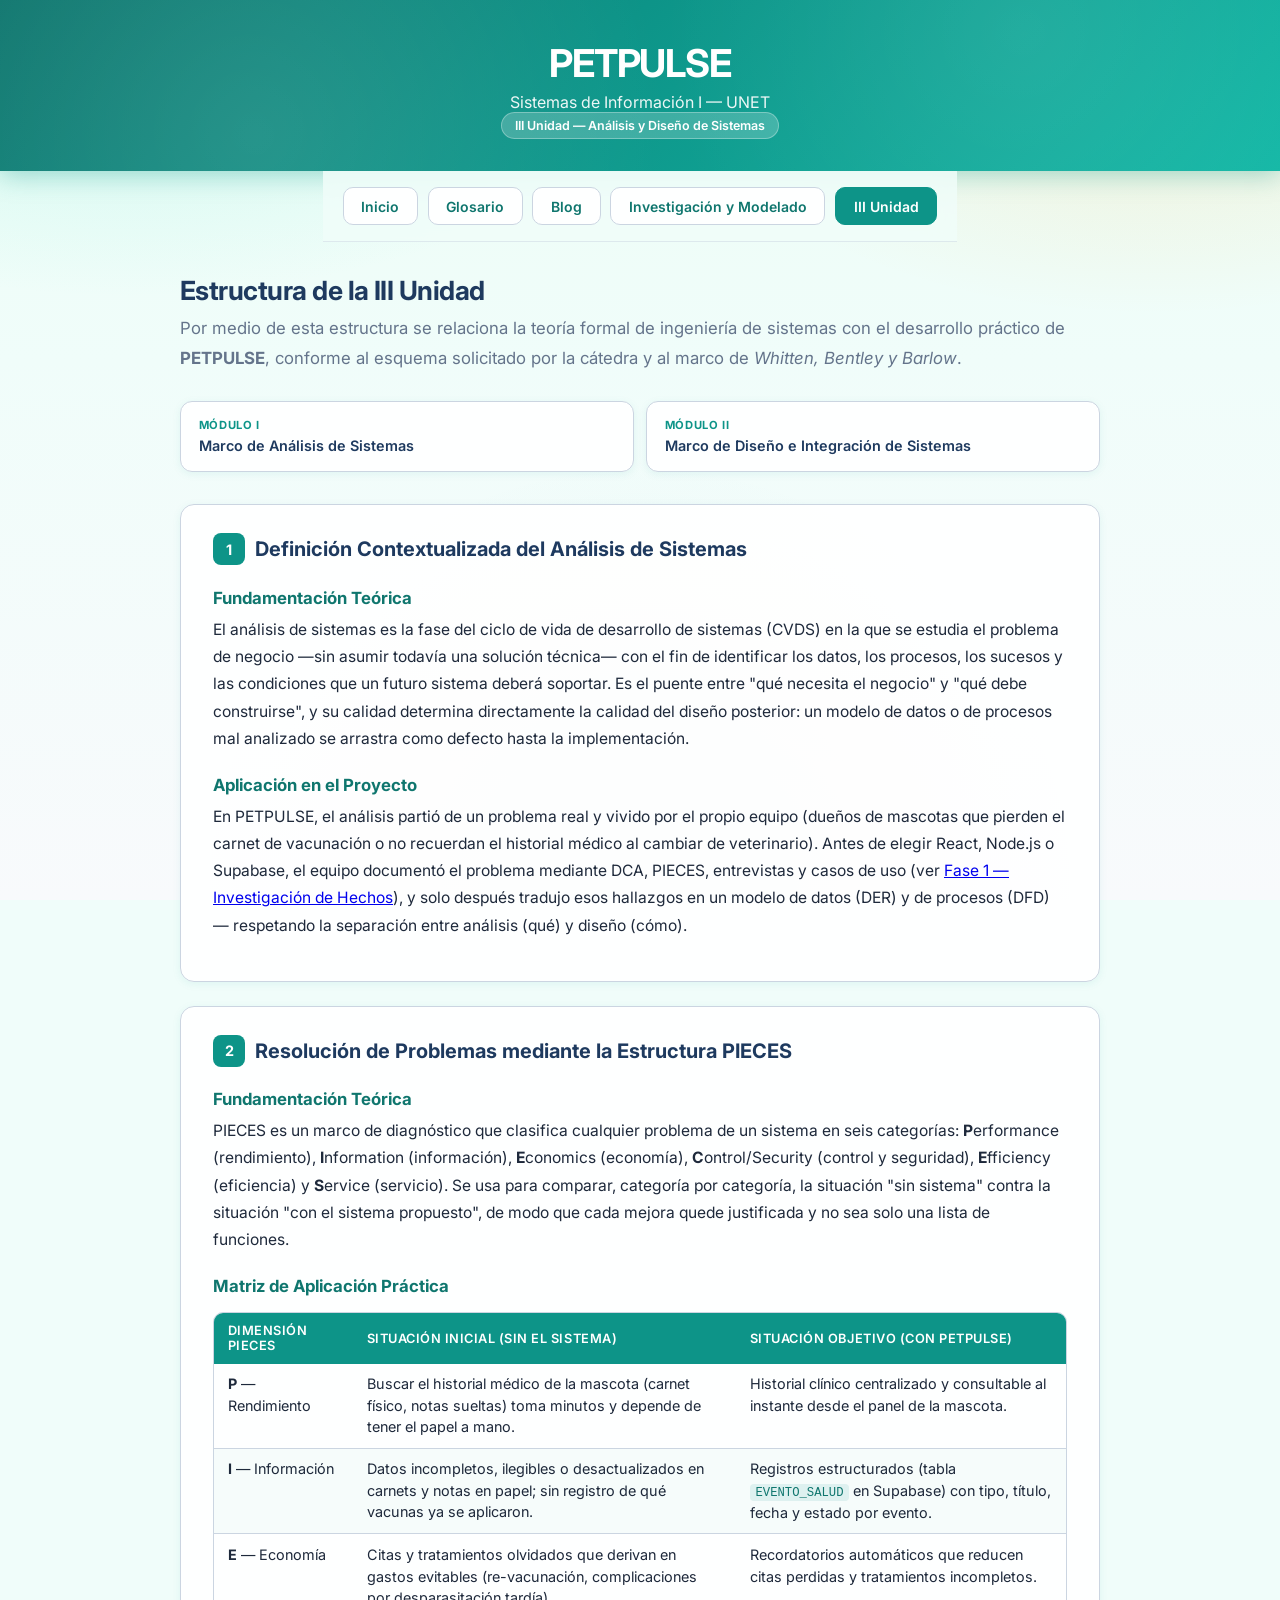
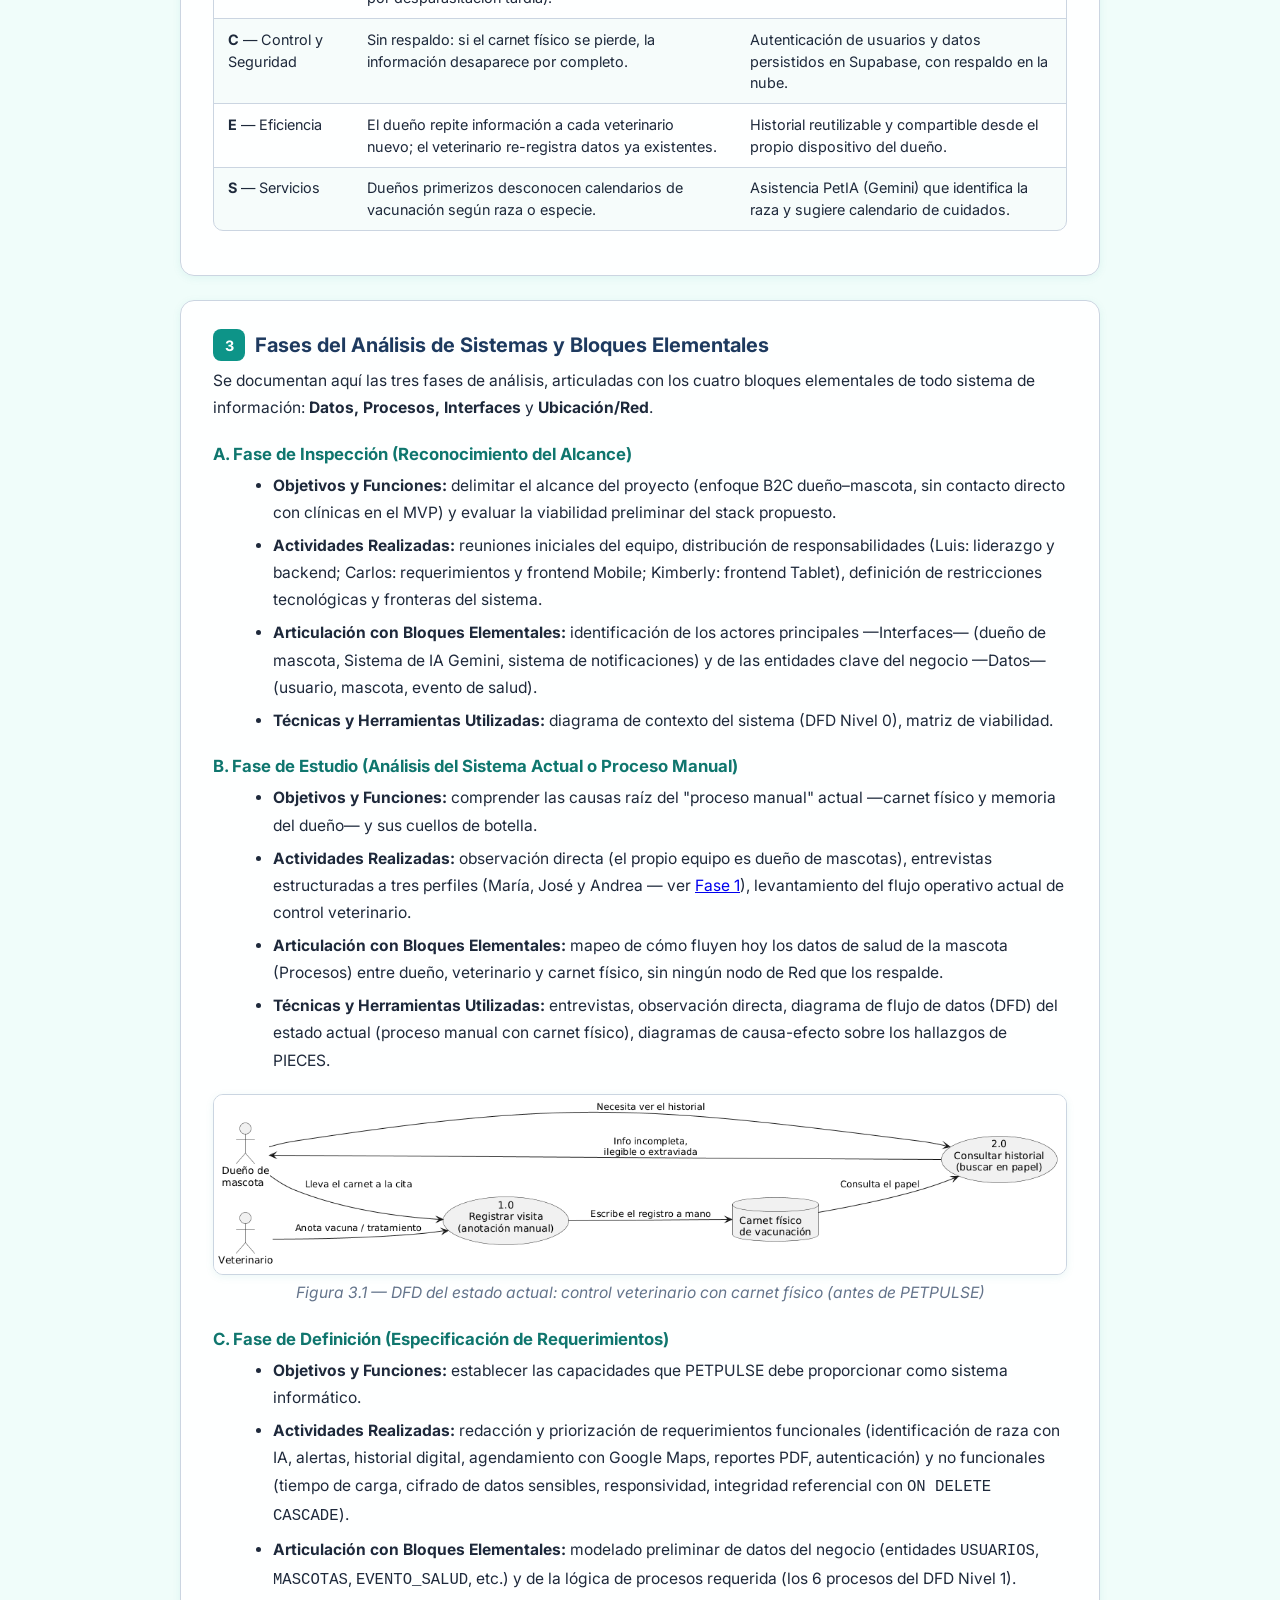
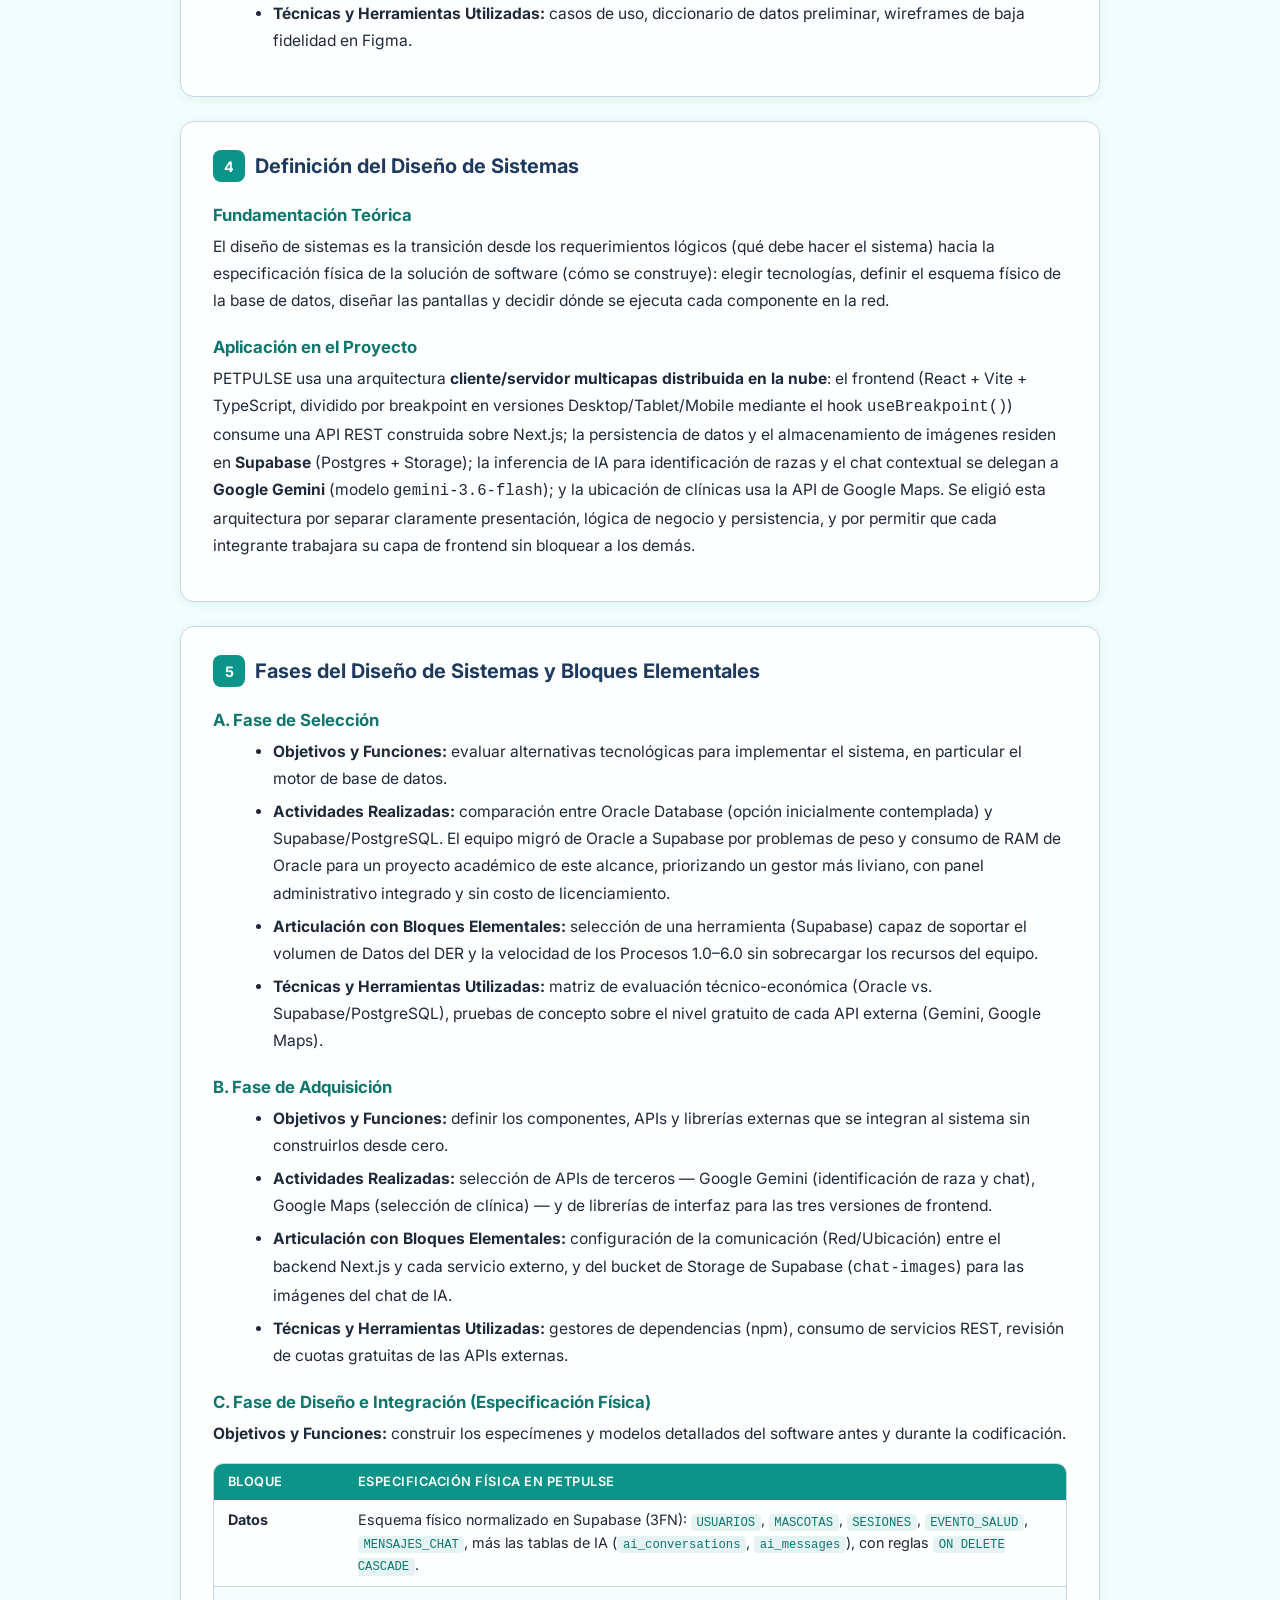
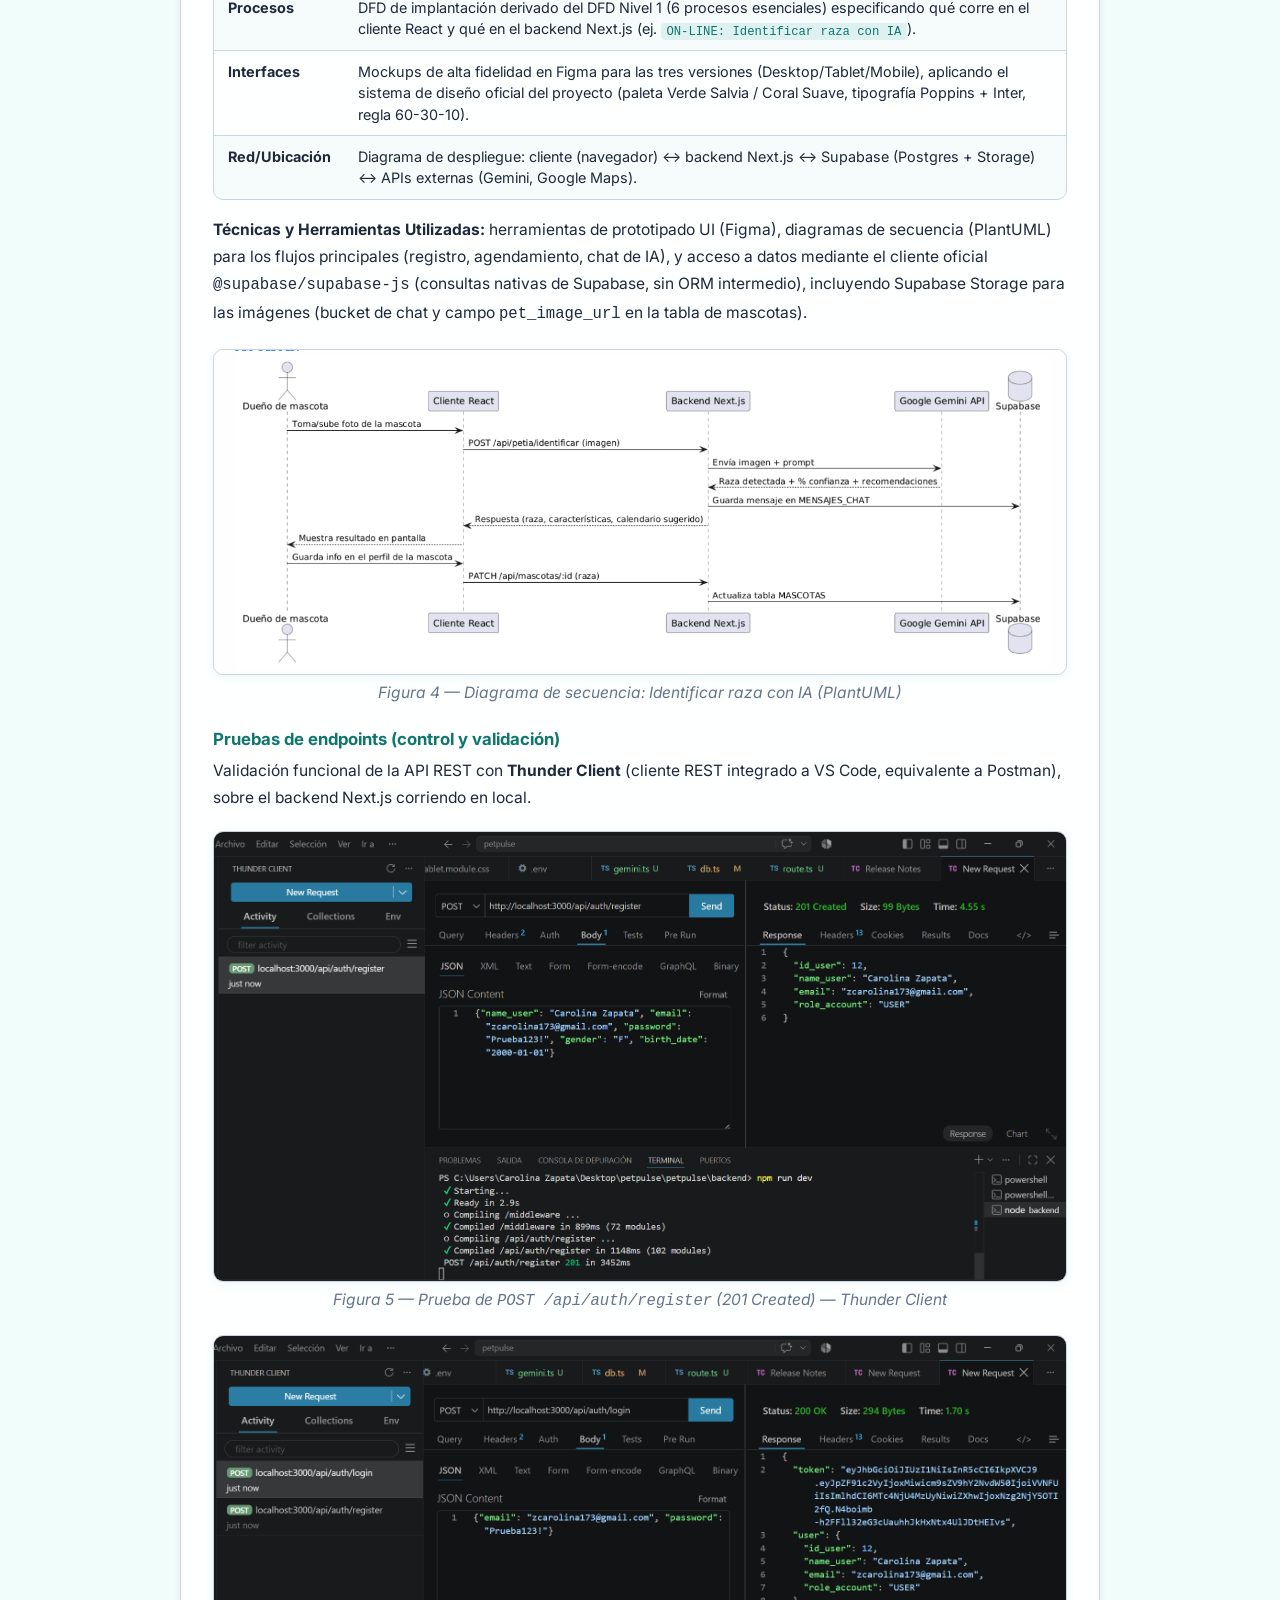
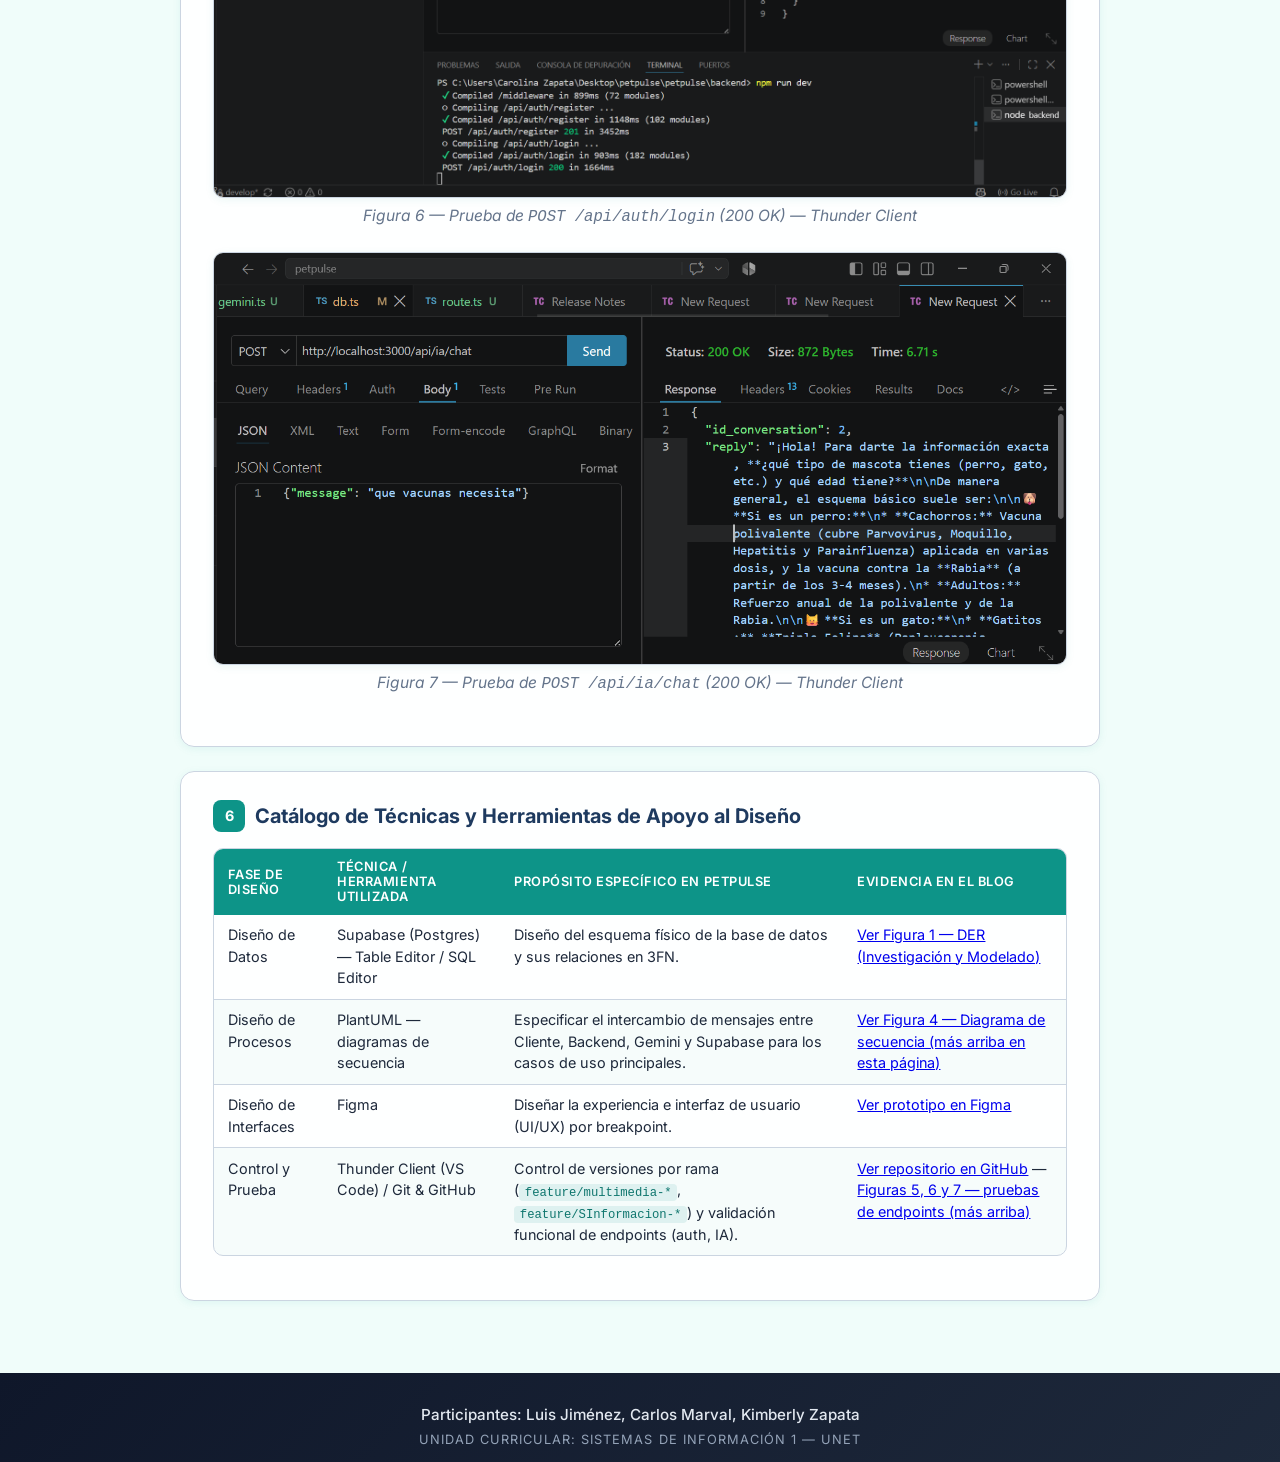
<file: unidad3.html>
<!DOCTYPE html>
<html lang="es">
<head>
  <meta charset="UTF-8">
  <meta name="viewport" content="width=device-width, initial-scale=1.0">
  <title>III Unidad — Análisis y Diseño de Sistemas — PETPULSE</title>
  <link rel="stylesheet" href="css/styles.css">
</head>
<body>

<header class="encabezado-sitio">
  <h1>PETPULSE</h1>
  <p class="subtitulo">Sistemas de Información I — UNET</p>
  <span class="insignia">III Unidad — Análisis y Diseño de Sistemas</span>
</header>

<nav class="navegacion-sitio">
  <a href="index.html">Inicio</a>
  <a href="glosario.html">Glosario</a>
  <a href="blog.html">Blog</a>
  <a href="investigacion.html">Investigación y Modelado</a>
  <a href="unidad3.html" class="activo">III Unidad</a>
</nav>

<div class="contenido-pagina">

  <h2>Estructura de la III Unidad</h2>
  <p class="intro">
    Por medio de esta estructura se relaciona la teoría formal de
    ingeniería de sistemas con el desarrollo práctico de
    <strong>PETPULSE</strong>, conforme al esquema solicitado por la
    cátedra y al marco de <em>Whitten, Bentley y Barlow</em>.
  </p>

  <nav class="navegacion-fases" aria-label="Módulos de la III Unidad">
    <a href="#modulo-1">
      <span class="etiqueta-fase">Módulo I</span>
      <span class="titulo-fase">Marco de Análisis de Sistemas</span>
    </a>
    <a href="#modulo-2">
      <span class="etiqueta-fase">Módulo II</span>
      <span class="titulo-fase">Marco de Diseño e Integración de Sistemas</span>
    </a>
  </nav>

  <!-- ======================= MÓDULO I ======================= -->

  <div class="tarjeta" id="modulo-1">
    <h3><span class="numero-seccion">1</span> Definición Contextualizada del Análisis de Sistemas</h3>

    <h4>Fundamentación Teórica</h4>
    <p>
      El análisis de sistemas es la fase del ciclo de vida de desarrollo
      de sistemas (CVDS) en la que se estudia el problema de negocio
      —sin asumir todavía una solución técnica— con el fin de identificar
      los datos, los procesos, los sucesos y las condiciones que un
      futuro sistema deberá soportar. Es el puente entre "qué necesita el
      negocio" y "qué debe construirse", y su calidad determina
      directamente la calidad del diseño posterior: un modelo de datos o
      de procesos mal analizado se arrastra como defecto hasta la
      implementación.
    </p>

    <h4>Aplicación en el Proyecto</h4>
    <p>
      En PETPULSE, el análisis partió de un problema real y vivido por el
      propio equipo (dueños de mascotas que pierden el carnet de
      vacunación o no recuerdan el historial médico al cambiar de
      veterinario). Antes de elegir React, Node.js o Supabase, el equipo
      documentó el problema mediante DCA, PIECES, entrevistas y casos de
      uso (ver <a href="investigacion.html#fase-1">Fase 1 — Investigación
      de Hechos</a>), y solo después tradujo esos hallazgos en un modelo
      de datos (DER) y de procesos (DFD) — respetando la separación entre
      análisis (qué) y diseño (cómo).
    </p>
  </div>

  <div class="tarjeta" id="pieces">
    <h3><span class="numero-seccion">2</span> Resolución de Problemas mediante la Estructura PIECES</h3>

    <h4>Fundamentación Teórica</h4>
    <p>
      PIECES es un marco de diagnóstico que clasifica cualquier problema
      de un sistema en seis categorías: <strong>P</strong>erformance
      (rendimiento), <strong>I</strong>nformation (información),
      <strong>E</strong>conomics (economía), <strong>C</strong>ontrol/Security
      (control y seguridad), <strong>E</strong>fficiency (eficiencia) y
      <strong>S</strong>ervice (servicio). Se usa para comparar, categoría
      por categoría, la situación "sin sistema" contra la situación "con
      el sistema propuesto", de modo que cada mejora quede justificada y
      no sea solo una lista de funciones.
    </p>

    <h4>Matriz de Aplicación Práctica</h4>
    <div class="contenedor-tabla">
      <table class="tabla-datos">
        <thead><tr><th>Dimensión PIECES</th><th>Situación Inicial (Sin el Sistema)</th><th>Situación Objetivo (Con PETPULSE)</th></tr></thead>
        <tbody>
          <tr><td><strong>P</strong> — Rendimiento</td>
              <td>Buscar el historial médico de la mascota (carnet físico, notas sueltas) toma minutos y depende de tener el papel a mano.</td>
              <td>Historial clínico centralizado y consultable al instante desde el panel de la mascota.</td></tr>
          <tr><td><strong>I</strong> — Información</td>
              <td>Datos incompletos, ilegibles o desactualizados en carnets y notas en papel; sin registro de qué vacunas ya se aplicaron.</td>
              <td>Registros estructurados (tabla <code>EVENTO_SALUD</code> en Supabase) con tipo, título, fecha y estado por evento.</td></tr>
          <tr><td><strong>E</strong> — Economía</td>
              <td>Citas y tratamientos olvidados que derivan en gastos evitables (re-vacunación, complicaciones por desparasitación tardía).</td>
              <td>Recordatorios automáticos que reducen citas perdidas y tratamientos incompletos.</td></tr>
          <tr><td><strong>C</strong> — Control y Seguridad</td>
              <td>Sin respaldo: si el carnet físico se pierde, la información desaparece por completo.</td>
              <td>Autenticación de usuarios y datos persistidos en Supabase, con respaldo en la nube.</td></tr>
          <tr><td><strong>E</strong> — Eficiencia</td>
              <td>El dueño repite información a cada veterinario nuevo; el veterinario re-registra datos ya existentes.</td>
              <td>Historial reutilizable y compartible desde el propio dispositivo del dueño.</td></tr>
          <tr><td><strong>S</strong> — Servicios</td>
              <td>Dueños primerizos desconocen calendarios de vacunación según raza o especie.</td>
              <td>Asistencia PetIA (Gemini) que identifica la raza y sugiere calendario de cuidados.</td></tr>
        </tbody>
      </table>
    </div>
  </div>

  <div class="tarjeta" id="fases-analisis">
    <h3><span class="numero-seccion">3</span> Fases del Análisis de Sistemas y Bloques Elementales</h3>
    <p>
      Se documentan aquí las tres fases de análisis, articuladas con los
      cuatro bloques elementales de todo sistema de información:
      <strong>Datos, Procesos, Interfaces</strong> y
      <strong>Ubicación/Red</strong>.
    </p>

    <h4>A. Fase de Inspección (Reconocimiento del Alcance)</h4>
    <ul>
      <li><strong>Objetivos y Funciones:</strong> delimitar el alcance del
        proyecto (enfoque B2C dueño–mascota, sin contacto directo con
        clínicas en el MVP) y evaluar la viabilidad preliminar del stack
        propuesto.</li>
      <li><strong>Actividades Realizadas:</strong> reuniones iniciales del
        equipo, distribución de responsabilidades (Luis: liderazgo y
        backend; Carlos: requerimientos y frontend Mobile; Kimberly:
        frontend Tablet), definición de restricciones tecnológicas y
        fronteras del sistema.</li>
      <li><strong>Articulación con Bloques Elementales:</strong>
        identificación de los actores principales —Interfaces— (dueño de
        mascota, Sistema de IA Gemini, sistema de notificaciones) y de las
        entidades clave del negocio —Datos— (usuario, mascota, evento de
        salud).</li>
      <li><strong>Técnicas y Herramientas Utilizadas:</strong> diagrama de
        contexto del sistema (DFD Nivel 0), matriz de viabilidad.</li>
    </ul>

    <h4>B. Fase de Estudio (Análisis del Sistema Actual o Proceso Manual)</h4>
    <ul>
      <li><strong>Objetivos y Funciones:</strong> comprender las causas
        raíz del "proceso manual" actual —carnet físico y memoria del
        dueño— y sus cuellos de botella.</li>
      <li><strong>Actividades Realizadas:</strong> observación directa (el
        propio equipo es dueño de mascotas), entrevistas estructuradas a
        tres perfiles (María, José y Andrea — ver
        <a href="investigacion.html#fase-1">Fase 1</a>), levantamiento del
        flujo operativo actual de control veterinario.</li>
      <li><strong>Articulación con Bloques Elementales:</strong> mapeo de
        cómo fluyen hoy los datos de salud de la mascota (Procesos) entre
        dueño, veterinario y carnet físico, sin ningún nodo de Red que los
        respalde.</li>
      <li><strong>Técnicas y Herramientas Utilizadas:</strong> entrevistas,
        observación directa, diagrama de flujo de datos (DFD) del estado
        actual (proceso manual con carnet físico), diagramas de causa-efecto
        sobre los hallazgos de PIECES.</li>
    </ul>

    <div class="contenedor-imagen">
      <img src="diagrama_antes_de_petpulse.png" alt="DFD del estado actual — proceso manual con carnet físico, antes de PETPULSE">
      <p class="pie-imagen">Figura 3.1 — DFD del estado actual: control veterinario con carnet físico (antes de PETPULSE)</p>
    </div>

    <h4>C. Fase de Definición (Especificación de Requerimientos)</h4>
    <ul>
      <li><strong>Objetivos y Funciones:</strong> establecer las
        capacidades que PETPULSE debe proporcionar como sistema
        informático.</li>
      <li><strong>Actividades Realizadas:</strong> redacción y
        priorización de requerimientos funcionales (identificación de raza
        con IA, alertas, historial digital, agendamiento con Google Maps,
        reportes PDF, autenticación) y no funcionales (tiempo de carga,
        cifrado de datos sensibles, responsividad, integridad referencial
        con <code>ON DELETE CASCADE</code>).</li>
      <li><strong>Articulación con Bloques Elementales:</strong> modelado
        preliminar de datos del negocio (entidades <code>USUARIOS</code>,
        <code>MASCOTAS</code>, <code>EVENTO_SALUD</code>, etc.) y de la
        lógica de procesos requerida (los 6 procesos del DFD Nivel 1).</li>
      <li><strong>Técnicas y Herramientas Utilizadas:</strong> casos de
        uso, diccionario de datos preliminar, wireframes de baja fidelidad
        en Figma.</li>
    </ul>
  </div>

  <!-- ======================= MÓDULO II ======================= -->

  <div class="tarjeta" id="modulo-2">
    <h3><span class="numero-seccion">4</span> Definición del Diseño de Sistemas</h3>

    <h4>Fundamentación Teórica</h4>
    <p>
      El diseño de sistemas es la transición desde los requerimientos
      lógicos (qué debe hacer el sistema) hacia la especificación física
      de la solución de software (cómo se construye): elegir tecnologías,
      definir el esquema físico de la base de datos, diseñar las pantallas
      y decidir dónde se ejecuta cada componente en la red.
    </p>

    <h4>Aplicación en el Proyecto</h4>
    <p>
      PETPULSE usa una arquitectura <strong>cliente/servidor multicapas
      distribuida en la nube</strong>: el frontend (React + Vite +
      TypeScript, dividido por breakpoint en versiones
      Desktop/Tablet/Mobile mediante el hook <code>useBreakpoint()</code>)
      consume una API REST construida sobre Next.js; la persistencia de
      datos y el almacenamiento de imágenes residen en
      <strong>Supabase</strong> (Postgres + Storage); la inferencia de IA
      para identificación de razas y el chat contextual se delegan a
      <strong>Google Gemini</strong> (modelo
      <code>gemini-3.6-flash</code>); y la ubicación de clínicas usa la
      API de Google Maps. Se eligió esta arquitectura por separar
      claramente presentación, lógica de negocio y persistencia, y por
      permitir que cada integrante trabajara su capa de frontend sin
      bloquear a los demás.
    </p>
  </div>

  <div class="tarjeta" id="fases-diseno">
    <h3><span class="numero-seccion">5</span> Fases del Diseño de Sistemas y Bloques Elementales</h3>

    <h4>A. Fase de Selección</h4>
    <ul>
      <li><strong>Objetivos y Funciones:</strong> evaluar alternativas
        tecnológicas para implementar el sistema, en particular el motor
        de base de datos.</li>
      <li><strong>Actividades Realizadas:</strong> comparación entre
        Oracle Database (opción inicialmente contemplada) y
        Supabase/PostgreSQL. El equipo migró de Oracle a Supabase por
        problemas de peso y consumo de RAM de Oracle para un proyecto
        académico de este alcance, priorizando un gestor más liviano, con
        panel administrativo integrado y sin costo de licenciamiento.</li>
      <li><strong>Articulación con Bloques Elementales:</strong>
        selección de una herramienta (Supabase) capaz de soportar el
        volumen de Datos del DER y la velocidad de los Procesos 1.0–6.0
        sin sobrecargar los recursos del equipo.</li>
      <li><strong>Técnicas y Herramientas Utilizadas:</strong> matriz de
        evaluación técnico-económica (Oracle vs. Supabase/PostgreSQL),
        pruebas de concepto sobre el nivel gratuito de cada API externa
        (Gemini, Google Maps).</li>
    </ul>

    <h4>B. Fase de Adquisición</h4>
    <ul>
      <li><strong>Objetivos y Funciones:</strong> definir los
        componentes, APIs y librerías externas que se integran al sistema
        sin construirlos desde cero.</li>
      <li><strong>Actividades Realizadas:</strong> selección de APIs de
        terceros — Google Gemini (identificación de raza y chat), Google
        Maps (selección de clínica) — y de librerías de interfaz para las
        tres versiones de frontend.</li>
      <li><strong>Articulación con Bloques Elementales:</strong>
        configuración de la comunicación (Red/Ubicación) entre el backend
        Next.js y cada servicio externo, y del bucket de Storage de
        Supabase (<code>chat-images</code>) para las imágenes del chat de
        IA.</li>
      <li><strong>Técnicas y Herramientas Utilizadas:</strong> gestores de
        dependencias (npm), consumo de servicios REST, revisión de cuotas
        gratuitas de las APIs externas.</li>
    </ul>

    <h4>C. Fase de Diseño e Integración (Especificación Física)</h4>
    <p>
      <strong>Objetivos y Funciones:</strong> construir los especímenes y
      modelos detallados del software antes y durante la codificación.
    </p>
    <div class="contenedor-tabla">
      <table class="tabla-datos">
        <thead><tr><th>Bloque</th><th>Especificación física en PETPULSE</th></tr></thead>
        <tbody>
          <tr><td><strong>Datos</strong></td>
              <td>Esquema físico normalizado en Supabase (3FN): <code>USUARIOS</code>, <code>MASCOTAS</code>, <code>SESIONES</code>, <code>EVENTO_SALUD</code>, <code>MENSAJES_CHAT</code>, más las tablas de IA (<code>ai_conversations</code>, <code>ai_messages</code>), con reglas <code>ON DELETE CASCADE</code>.</td></tr>
          <tr><td><strong>Procesos</strong></td>
              <td>DFD de implantación derivado del DFD Nivel 1 (6 procesos esenciales) especificando qué corre en el cliente React y qué en el backend Next.js (ej. <code>ON-LINE: Identificar raza con IA</code>).</td></tr>
          <tr><td><strong>Interfaces</strong></td>
              <td>Mockups de alta fidelidad en Figma para las tres versiones (Desktop/Tablet/Mobile), aplicando el sistema de diseño oficial del proyecto (paleta Verde Salvia / Coral Suave, tipografía Poppins + Inter, regla 60-30-10).</td></tr>
          <tr><td><strong>Red/Ubicación</strong></td>
              <td>Diagrama de despliegue: cliente (navegador) ↔ backend Next.js ↔ Supabase (Postgres + Storage) ↔ APIs externas (Gemini, Google Maps).</td></tr>
        </tbody>
      </table>
    </div>
    <p>
      <strong>Técnicas y Herramientas Utilizadas:</strong> herramientas de
      prototipado UI (Figma), diagramas de secuencia (PlantUML) para los
      flujos principales (registro, agendamiento, chat de IA), y acceso a
      datos mediante el cliente oficial <code>@supabase/supabase-js</code>
      (consultas nativas de Supabase, sin ORM intermedio), incluyendo
      Supabase Storage para las imágenes (bucket de chat y campo
      <code>pet_image_url</code> en la tabla de mascotas).
    </p>

    <div class="contenedor-imagen">
      <img src="diagrama_secuencia_identificar_raza.png" alt="Diagrama de secuencia — Identificar raza con IA">
      <p class="pie-imagen">Figura 4 — Diagrama de secuencia: Identificar raza con IA (PlantUML)</p>
    </div>

    <h4>Pruebas de endpoints (control y validación)</h4>
    <p>
      Validación funcional de la API REST con <strong>Thunder Client</strong>
      (cliente REST integrado a VS Code, equivalente a Postman), sobre el
      backend Next.js corriendo en local.
    </p>
    <div class="contenedor-imagen">
      <img src="thunderclient_register.png" alt="Prueba del endpoint POST /api/auth/register con Thunder Client">
      <p class="pie-imagen">Figura 5 — Prueba de <code>POST /api/auth/register</code> (201 Created) — Thunder Client</p>
    </div>
    <div class="contenedor-imagen">
      <img src="thunderclient_login.png" alt="Prueba del endpoint POST /api/auth/login con Thunder Client">
      <p class="pie-imagen">Figura 6 — Prueba de <code>POST /api/auth/login</code> (200 OK) — Thunder Client</p>
    </div>
    <div class="contenedor-imagen">
      <img src="thunderclient_ia_chat.png" alt="Prueba del endpoint POST /api/ia/chat con Thunder Client">
      <p class="pie-imagen">Figura 7 — Prueba de <code>POST /api/ia/chat</code> (200 OK) — Thunder Client</p>
    </div>
  </div>

  <div class="tarjeta" id="catalogo">
    <h3><span class="numero-seccion">6</span> Catálogo de Técnicas y Herramientas de Apoyo al Diseño</h3>
    <div class="contenedor-tabla">
      <table class="tabla-datos">
        <thead><tr><th>Fase de Diseño</th><th>Técnica / Herramienta Utilizada</th><th>Propósito Específico en PETPULSE</th><th>Evidencia en el Blog</th></tr></thead>
        <tbody>
          <tr><td>Diseño de Datos</td>
              <td>Supabase (Postgres) — Table Editor / SQL Editor</td>
              <td>Diseño del esquema físico de la base de datos y sus relaciones en 3FN.</td>
              <td><a href="investigacion.html#fase-2">Ver Figura 1 — DER (Investigación y Modelado)</a></td></tr>
          <tr><td>Diseño de Procesos</td>
              <td>PlantUML — diagramas de secuencia</td>
              <td>Especificar el intercambio de mensajes entre Cliente, Backend, Gemini y Supabase para los casos de uso principales.</td>
              <td><a href="#fases-diseno">Ver Figura 4 — Diagrama de secuencia (más arriba en esta página)</a></td></tr>
          <tr><td>Diseño de Interfaces</td>
              <td>Figma</td>
              <td>Diseñar la experiencia e interfaz de usuario (UI/UX) por breakpoint.</td>
              <td><a href="https://www.figma.com/design/42hgMDQejacP3aZLsyM6Ju/PETPULSE?node-id=450-3684" target="_blank" rel="noopener">Ver prototipo en Figma</a></td></tr>
          <tr><td>Control y Prueba</td>
              <td>Thunder Client (VS Code) / Git &amp; GitHub</td>
              <td>Control de versiones por rama (<code>feature/multimedia-*</code>, <code>feature/SInformacion-*</code>) y validación funcional de endpoints (auth, IA).</td>
              <td><a href="https://github.com/luisAlejandro-26/petpulse" target="_blank" rel="noopener">Ver repositorio en GitHub</a> — <a href="#fases-diseno">Figuras 5, 6 y 7 — pruebas de endpoints (más arriba)</a></td></tr>
        </tbody>
      </table>
    </div>

 
  </div>

</div>

<footer class="pie-pagina">
  <div class="contenido-pie">
    <div class="participantes-pie">
      Participantes: Luis Jiménez, Carlos Marval, Kimberly Zapata
    </div>
    <div class="unidad-pie">
      Unidad Curricular: Sistemas de Información 1 — UNET
    </div>
  </div>
</footer>

</body>
</html>
</file>
<file: css/styles.css>
@import url('https://fonts.googleapis.com/css2?family=Inter:wght@300;400;500;600;700&display=swap');

:root {
  --color-primario: #0d9488;
  --color-primario-oscuro: #0f766e;
  --color-primario-claro: #5eead4;
  --color-secundario: #1e3a5f;
  --color-acento: #f59e0b;
  --fondo-base: #f0fdfa;
  --fondo-superficie: rgba(255, 255, 255, 0.92);
  --texto-principal: #1e293b;
  --texto-secundario: #64748b;
  --borde: #cbd5e1;
  --sombra-pequena: 0 2px 8px rgba(13, 148, 136, 0.08);
  --sombra-mediana: 0 8px 24px rgba(13, 148, 136, 0.12);
  --radio-borde: 14px;
  --ancho-maximo: 960px;
}

*, *::before, *::after { box-sizing: border-box; }

html { scroll-behavior: smooth; }

body {
  font-family: 'Inter', 'Segoe UI', system-ui, sans-serif;
  margin: 0;
  padding: 0;
  color: var(--texto-principal);
  min-height: 100vh;
  display: flex;
  flex-direction: column;
  background-color: var(--fondo-base);
  background-image:
    radial-gradient(ellipse 80% 60% at 10% 0%, rgba(94, 234, 212, 0.25) 0%, transparent 55%),
    radial-gradient(ellipse 70% 50% at 90% 10%, rgba(245, 158, 11, 0.12) 0%, transparent 50%),
    radial-gradient(circle at 50% 100%, rgba(13, 148, 136, 0.08) 0%, transparent 40%),
    linear-gradient(180deg, #ecfdf5 0%, #f0fdfa 40%, #f8fafc 100%);
  background-attachment: fixed;
}

.encabezado-sitio {
  background: linear-gradient(135deg, #0f766e 0%, #0d9488 45%, #14b8a6 100%);
  color: #fff;
  padding: 2.5rem 1.25rem 2rem;
  text-align: center;
  position: relative;
  overflow: hidden;
  box-shadow: 0 4px 24px rgba(13, 148, 136, 0.35);
}

.encabezado-sitio::before {
  content: '';
  position: absolute;
  inset: 0;
  background:
    radial-gradient(circle at 20% 80%, rgba(255,255,255,0.1) 0%, transparent 40%),
    radial-gradient(circle at 80% 20%, rgba(255,255,255,0.08) 0%, transparent 35%);
  pointer-events: none;
}

.encabezado-sitio h1 {
  margin: 0 0 0.4rem;
  font-size: clamp(1.6rem, 4vw, 2.4rem);
  font-weight: 700;
  letter-spacing: -0.03em;
  position: relative;
  z-index: 1;
}

.encabezado-sitio .subtitulo {
  margin: 0;
  font-size: 1rem;
  font-weight: 400;
  opacity: 0.92;
  position: relative;
  z-index: 1;
}

.navegacion-sitio {
  max-width: var(--ancho-maximo);
  margin: 0 auto;
  padding: 1rem 1.25rem;
  display: flex;
  justify-content: center;
  gap: 0.6rem;
  flex-wrap: wrap;
  position: sticky;
  top: 0;
  z-index: 100;
  background: rgba(240, 253, 250, 0.85);
  backdrop-filter: blur(12px);
  border-bottom: 1px solid rgba(203, 213, 225, 0.5);
}

.navegacion-sitio a {
  text-decoration: none;
  background: var(--fondo-superficie);
  border: 1.5px solid var(--borde);
  color: var(--color-primario-oscuro);
  padding: 0.6rem 1.1rem;
  border-radius: 10px;
  font-weight: 600;
  font-size: 0.875rem;
  transition: all 0.2s ease;
  white-space: nowrap;
}

.navegacion-sitio a:hover {
  background: var(--color-primario);
  color: #fff;
  border-color: var(--color-primario);
  transform: translateY(-1px);
  box-shadow: var(--sombra-pequena);
}

.navegacion-sitio a.activo {
  background: var(--color-primario);
  color: #fff;
  border-color: var(--color-primario);
}

.contenido-pagina {
  max-width: var(--ancho-maximo);
  margin: 0 auto;
  padding: 2rem 1.25rem 3rem;
  flex: 1;
  width: 100%;
}

.contenido-pagina > h2 {
  color: var(--color-secundario);
  font-size: 1.65rem;
  margin: 0 0 0.5rem;
  letter-spacing: -0.02em;
}

.contenido-pagina > p.introduccion {
  font-size: 1.05rem;
  line-height: 1.75;
  color: var(--texto-secundario);
  margin: 0 0 1.75rem;
}

.tarjeta {
  background: var(--fondo-superficie);
  border: 1.5px solid var(--borde);
  border-radius: var(--radio-borde);
  padding: 1.75rem 2rem;
  margin-bottom: 1.5rem;
  box-shadow: var(--sombra-pequena);
}

.tarjeta h3 {
  color: var(--color-secundario);
  font-size: 1.25rem;
  margin: 0 0 0.35rem;
  display: flex;
  align-items: center;
  gap: 0.65rem;
}

.tarjeta h4 {
  color: var(--color-primario-oscuro);
  font-size: 1.05rem;
  margin: 1.4rem 0 0.5rem;
}

.tarjeta h5 {
  color: var(--texto-principal);
  font-size: 0.95rem;
  margin: 1rem 0 0.4rem;
}

.tarjeta p {
  font-size: 0.975rem;
  line-height: 1.75;
  margin: 0 0 0.85rem;
}

.tarjeta ul, .tarjeta ol {
  margin: 0.4rem 0 0.85rem 1.25rem;
  line-height: 1.75;
  font-size: 0.975rem;
}

.tarjeta li { margin-bottom: 0.35rem; }

.numero-seccion {
  display: inline-flex;
  align-items: center;
  justify-content: center;
  min-width: 2rem;
  height: 2rem;
  background: var(--color-primario);
  color: #fff;
  border-radius: 8px;
  font-size: 0.9rem;
  font-weight: 700;
  flex-shrink: 0;
}

.responsable {
  font-size: 0.75rem;
  text-transform: uppercase;
  letter-spacing: 0.07em;
  color: var(--color-acento);
  font-weight: 600;
  margin: 0 0 1rem 2.65rem;
}

.navegacion-fases {
  display: grid;
  grid-template-columns: repeat(auto-fit, minmax(200px, 1fr));
  gap: 0.75rem;
  margin-bottom: 2rem;
}

.navegacion-fases a {
  display: flex;
  flex-direction: column;
  gap: 0.25rem;
  padding: 1rem 1.1rem;
  background: var(--fondo-superficie);
  border: 1.5px solid var(--borde);
  border-radius: 12px;
  text-decoration: none;
  color: var(--texto-principal);
  transition: all 0.2s;
  box-shadow: var(--sombra-pequena);
}

.navegacion-fases a:hover {
  border-color: var(--color-primario);
  transform: translateY(-2px);
  box-shadow: var(--sombra-mediana);
}

.navegacion-fases .etiqueta-fase {
  font-size: 0.7rem;
  font-weight: 700;
  text-transform: uppercase;
  letter-spacing: 0.06em;
  color: var(--color-primario);
}

.navegacion-fases .titulo-fase {
  font-size: 0.9rem;
  font-weight: 600;
  color: var(--color-secundario);
  line-height: 1.35;
}

.contenedor-tabla {
  overflow-x: auto;
  margin: 1rem 0;
  border-radius: 10px;
  border: 1px solid var(--borde);
}

table.tabla-datos {
  width: 100%;
  border-collapse: collapse;
  font-size: 0.9rem;
}

table.tabla-datos th {
  background: var(--color-primario);
  color: #fff;
  text-align: left;
  padding: 0.65rem 0.85rem;
  font-weight: 600;
  font-size: 0.8rem;
  text-transform: uppercase;
  letter-spacing: 0.04em;
}

table.tabla-datos td {
  padding: 0.6rem 0.85rem;
  border-bottom: 1px solid var(--borde);
  vertical-align: top;
  line-height: 1.5;
}

table.tabla-datos tr:last-child td { border-bottom: none; }

table.tabla-datos tr:nth-child(even) td {
  background: rgba(13, 148, 136, 0.03);
}

table.tabla-datos code {
  background: rgba(13, 148, 136, 0.1);
  padding: 0.1rem 0.35rem;
  border-radius: 4px;
  font-size: 0.85em;
  color: var(--color-primario-oscuro);
}

.contenedor-imagen {
  margin: 1.25rem 0;
  text-align: center;
}

.contenedor-imagen img {
  max-width: 100%;
  height: auto;
  border-radius: 10px;
  border: 1.5px solid var(--borde);
  box-shadow: var(--sombra-pequena);
}

.pie-imagen {
  font-size: 0.8rem;
  color: var(--texto-secundario);
  margin-top: 0.5rem;
  font-style: italic;
}

.rejilla-iteraciones {
  display: grid;
  grid-template-columns: repeat(auto-fit, minmax(240px, 1fr));
  gap: 1rem;
  margin-top: 1rem;
}

.item-iteracion {
  background: rgba(13, 148, 136, 0.04);
  border: 1px solid var(--borde);
  border-left: 4px solid var(--color-primario);
  border-radius: 10px;
  padding: 1.1rem 1.2rem;
}

.item-iteracion .etiqueta-iteracion {
  font-size: 0.7rem;
  font-weight: 700;
  color: var(--color-primario);
  text-transform: uppercase;
  letter-spacing: 0.05em;
  margin-bottom: 0.35rem;
}

.item-iteracion h5 {
  margin: 0 0 0.5rem;
  color: var(--color-secundario);
  font-size: 0.95rem;
}

.item-iteracion ul {
  margin: 0;
  padding-left: 1.1rem;
  font-size: 0.875rem;
  line-height: 1.65;
}

.rejilla-inicio {
  display: grid;
  grid-template-columns: repeat(auto-fit, minmax(260px, 1fr));
  gap: 1rem;
  margin: 1.5rem 0 2rem;
}

.tarjeta-enlace {
  background: var(--fondo-superficie);
  border: 1.5px solid var(--borde);
  border-radius: var(--radio-borde);
  padding: 1.5rem;
  text-decoration: none;
  color: inherit;
  transition: all 0.2s;
  box-shadow: var(--sombra-pequena);
}

.tarjeta-enlace:hover {
  border-color: var(--color-primario);
  transform: translateY(-3px);
  box-shadow: var(--sombra-mediana);
}

.tarjeta-enlace h3 {
  margin: 0 0 0.4rem;
  color: var(--color-secundario);
  font-size: 1.05rem;
}

.tarjeta-enlace p {
  margin: 0;
  font-size: 0.875rem;
  color: var(--texto-secundario);
  line-height: 1.6;
}

.boton-primario {
  display: inline-block;
  margin-top: 0.5rem;
  padding: 0.75rem 1.5rem;
  background: var(--color-primario);
  color: #fff;
  text-decoration: none;
  border-radius: 10px;
  font-weight: 600;
  font-size: 0.95rem;
  transition: all 0.2s;
}

.boton-primario:hover {
  background: var(--color-primario-oscuro);
  transform: translateY(-1px);
  box-shadow: var(--sombra-pequena);
}

.etiquetas-tecnologia {
  display: flex;
  flex-wrap: wrap;
  gap: 0.4rem;
  margin: 0.75rem 0;
}

.etiqueta-tecnologia {
  background: rgba(13, 148, 136, 0.1);
  color: var(--color-primario-oscuro);
  padding: 0.25rem 0.65rem;
  border-radius: 999px;
  font-size: 0.78rem;
  font-weight: 600;
  border: 1px solid rgba(13, 148, 136, 0.2);
}

.tarjeta-blog {
  background: var(--fondo-superficie);
  border-radius: var(--radio-borde);
  padding: 1.75rem 2rem;
  margin-bottom: 1.25rem;
  border-left: 4px solid var(--color-primario);
  box-shadow: var(--sombra-pequena);
}

.tarjeta-blog h3 {
  margin: 0 0 0.75rem;
  font-size: 1.15rem;
  color: var(--color-secundario);
}

.tarjeta-blog p {
  margin: 0 0 0.75rem;
  font-size: 0.975rem;
  line-height: 1.75;
}

.tarjeta-blog .metadatos {
  font-size: 0.8rem;
  color: var(--texto-secundario);
  margin-bottom: 0.75rem;
}

.tarjeta-blog .autor {
  font-size: 0.85rem;
  font-weight: 600;
  color: var(--color-primario-oscuro);
  text-align: right;
  margin-top: 1rem;
}

.tarjeta-blog .enlace-documento {
  display: inline-block;
  margin-top: 0.5rem;
  color: var(--color-primario);
  font-weight: 600;
  font-size: 0.875rem;
  text-decoration: none;
}

.tarjeta-blog .enlace-documento:hover { text-decoration: underline; }

.buscador-glosario {
  width: 100%;
  padding: 0.9rem 1rem;
  margin-bottom: 1.5rem;
  border: 1.5px solid var(--borde);
  border-radius: 12px;
  font-size: 1rem;
  font-family: inherit;
  background: var(--fondo-superficie);
  transition: border-color 0.2s, box-shadow 0.2s;
}

.buscador-glosario:focus {
  outline: none;
  border-color: var(--color-primario);
  box-shadow: 0 0 0 3px rgba(13, 148, 136, 0.15);
}

.indice-alfabetico {
  display: flex;
  flex-wrap: wrap;
  gap: 0.5rem;
  margin-bottom: 2rem;
  justify-content: center;
}

.boton-letra {
  background: var(--fondo-superficie);
  border: 1.5px solid var(--borde);
  color: var(--color-primario-oscuro);
  padding: 0.45rem 0.9rem;
  border-radius: 8px;
  cursor: pointer;
  text-decoration: none;
  font-weight: 700;
  font-size: 0.875rem;
  transition: all 0.2s;
}

.boton-letra:hover {
  background: var(--color-primario);
  color: #fff;
  border-color: var(--color-primario);
}

.boton-letra.destacado {
  background: var(--color-acento);
  color: #fff;
  border-color: var(--color-acento);
}

.grupo-letra { margin-top: 2rem; }

.titulo-letra {
  font-size: 1.5rem;
  color: var(--color-secundario);
  margin-bottom: 1rem;
  padding-bottom: 0.5rem;
  border-bottom: 2px solid var(--color-primario-claro);
  display: inline-block;
}

.lista-glosario { list-style: none; padding: 0; margin: 0; }

.item-glosario {
  background: var(--fondo-superficie);
  border: 1px solid var(--borde);
  border-left: 4px solid var(--color-primario);
  padding: 1.25rem 1.5rem;
  margin-bottom: 0.75rem;
  border-radius: 10px;
}

.nombre-termino {
  font-size: 1.05rem;
  color: var(--color-primario-oscuro);
  margin: 0 0 0.4rem;
  font-weight: 700;
}

.definicion-termino {
  color: var(--texto-principal);
  margin: 0;
  font-size: 0.925rem;
  line-height: 1.65;
}

.pie-pagina {
  background: linear-gradient(135deg, #0f172a 0%, #1e293b 100%);
  color: #e2e8f0;
  padding: 2rem 1.25rem;
  text-align: center;
  margin-top: auto;
}

.contenido-pie { max-width: var(--ancho-maximo); margin: 0 auto; }

.participantes-pie {
  margin-bottom: 0.5rem;
  font-weight: 500;
  font-size: 0.95rem;
}

.unidad-pie {
  color: #94a3b8;
  font-size: 0.8rem;
  text-transform: uppercase;
  letter-spacing: 0.08em;
}

.intro {
  font-size: 1.05rem;
  line-height: 1.75;
  color: var(--texto-secundario);
  margin: 0 0 1.75rem;
}

.insignia {
  display: inline-block;
  background: rgba(255, 255, 255, 0.2);
  color: #fff;
  padding: 0.3rem 0.8rem;
  border-radius: 999px;
  font-size: 0.78rem;
  font-weight: 600;
  border: 1px solid rgba(255, 255, 255, 0.3);
}

.caja-info {
  background: rgba(13, 148, 136, 0.06);
  border-left: 4px solid var(--color-primario);
  border-radius: 0 10px 10px 0;
  padding: 1rem 1.25rem;
  margin: 1rem 0;
  font-size: 0.925rem;
  line-height: 1.65;
}

.caja-nota {
  background: rgba(245, 158, 11, 0.06);
  border-left: 4px solid var(--color-acento);
  border-radius: 0 10px 10px 0;
  padding: 1rem 1.25rem;
  margin: 1rem 0;
  font-size: 0.925rem;
  line-height: 1.65;
}

.etiquetas-tech {
  display: flex;
  flex-wrap: wrap;
  gap: 0.4rem;
  margin: 0.75rem 0;
}

.etiqueta-tech {
  background: rgba(13, 148, 136, 0.1);
  color: var(--color-primario-oscuro);
  padding: 0.25rem 0.65rem;
  border-radius: 999px;
  font-size: 0.78rem;
  font-weight: 600;
  border: 1px solid rgba(13, 148, 136, 0.2);
}

.buscador-envoltura {
  position: relative;
  margin-bottom: 1.5rem;
}

.buscador-icono {
  position: absolute;
  left: 1rem;
  top: 50%;
  transform: translateY(-50%);
  font-size: 1.1rem;
  pointer-events: none;
}

.buscador-glosario {
  padding-left: 2.8rem;
}

@media (max-width: 640px) {
  .tarjeta { padding: 1.25rem 1.1rem; }
  .responsable { margin-left: 0; }
  .tarjeta h3 { flex-wrap: wrap; }
  .navegacion-sitio a { font-size: 0.8rem; padding: 0.5rem 0.75rem; }
}
</file>
